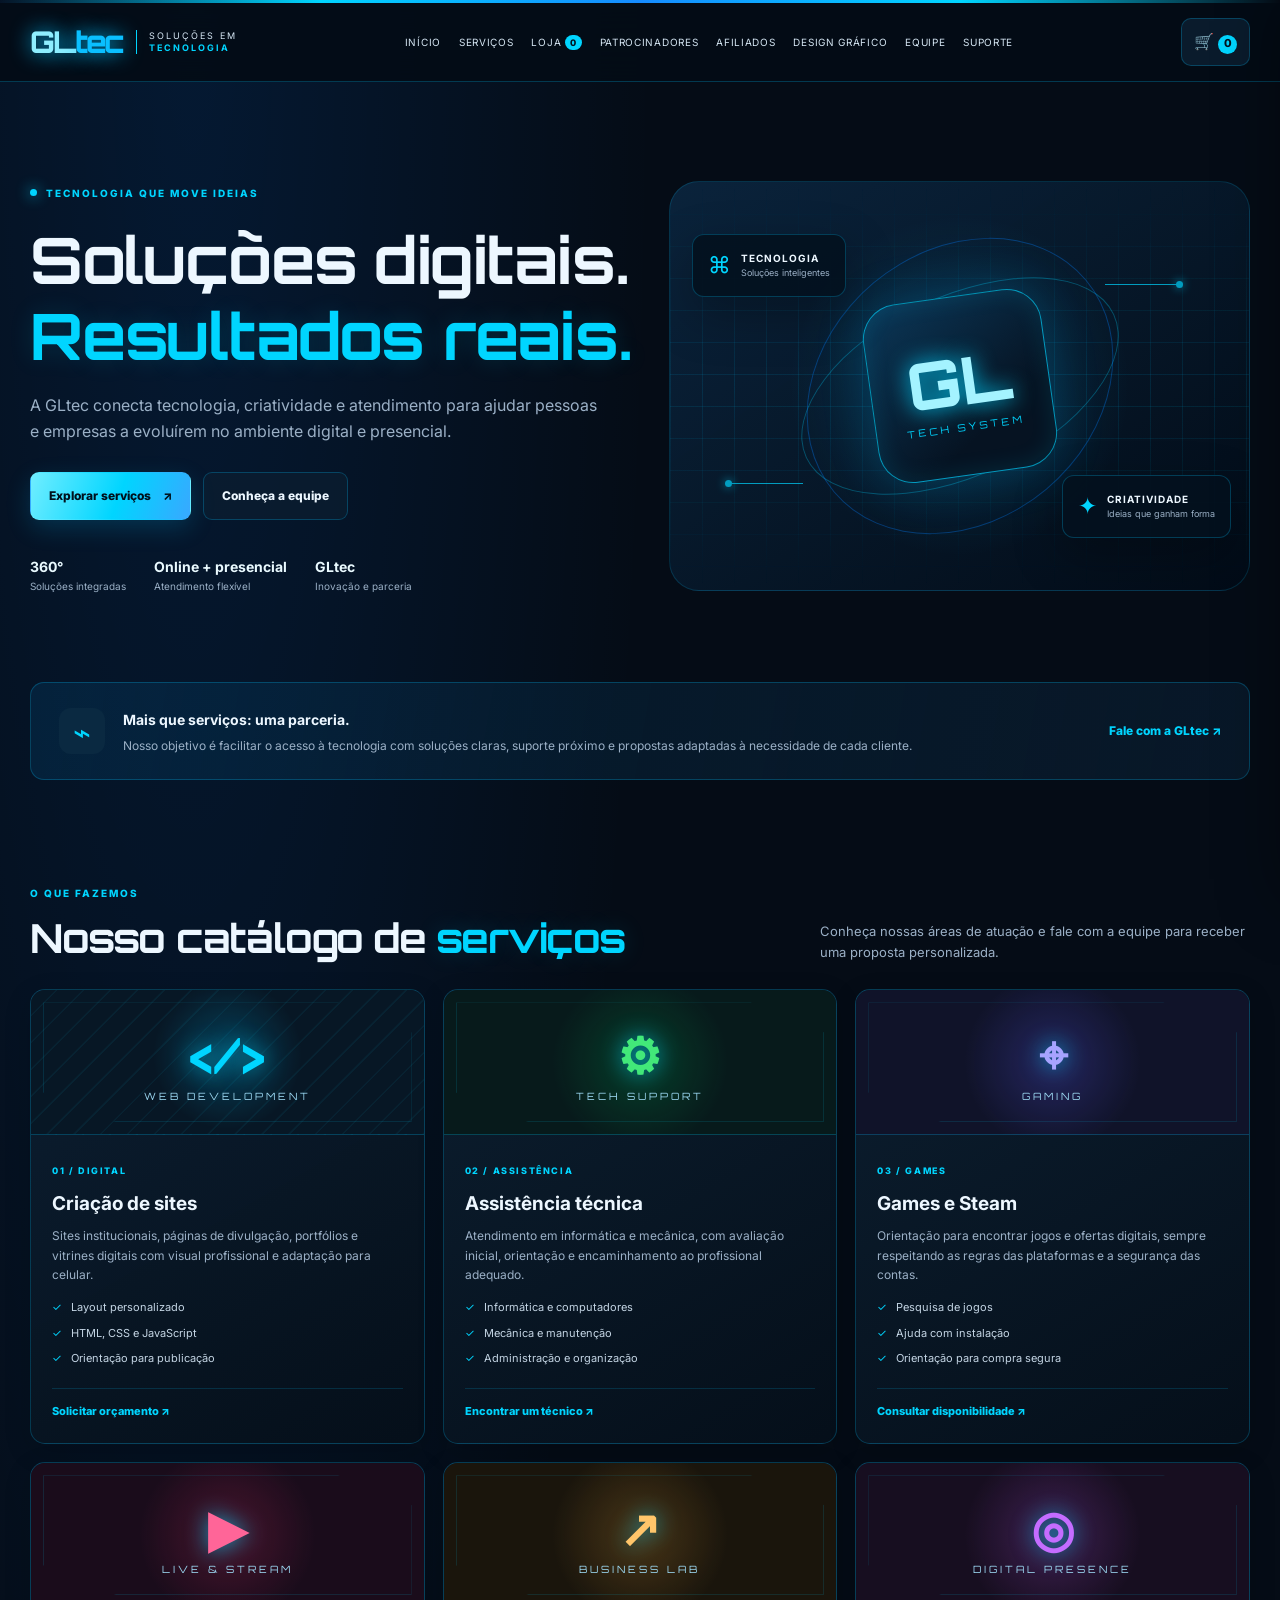
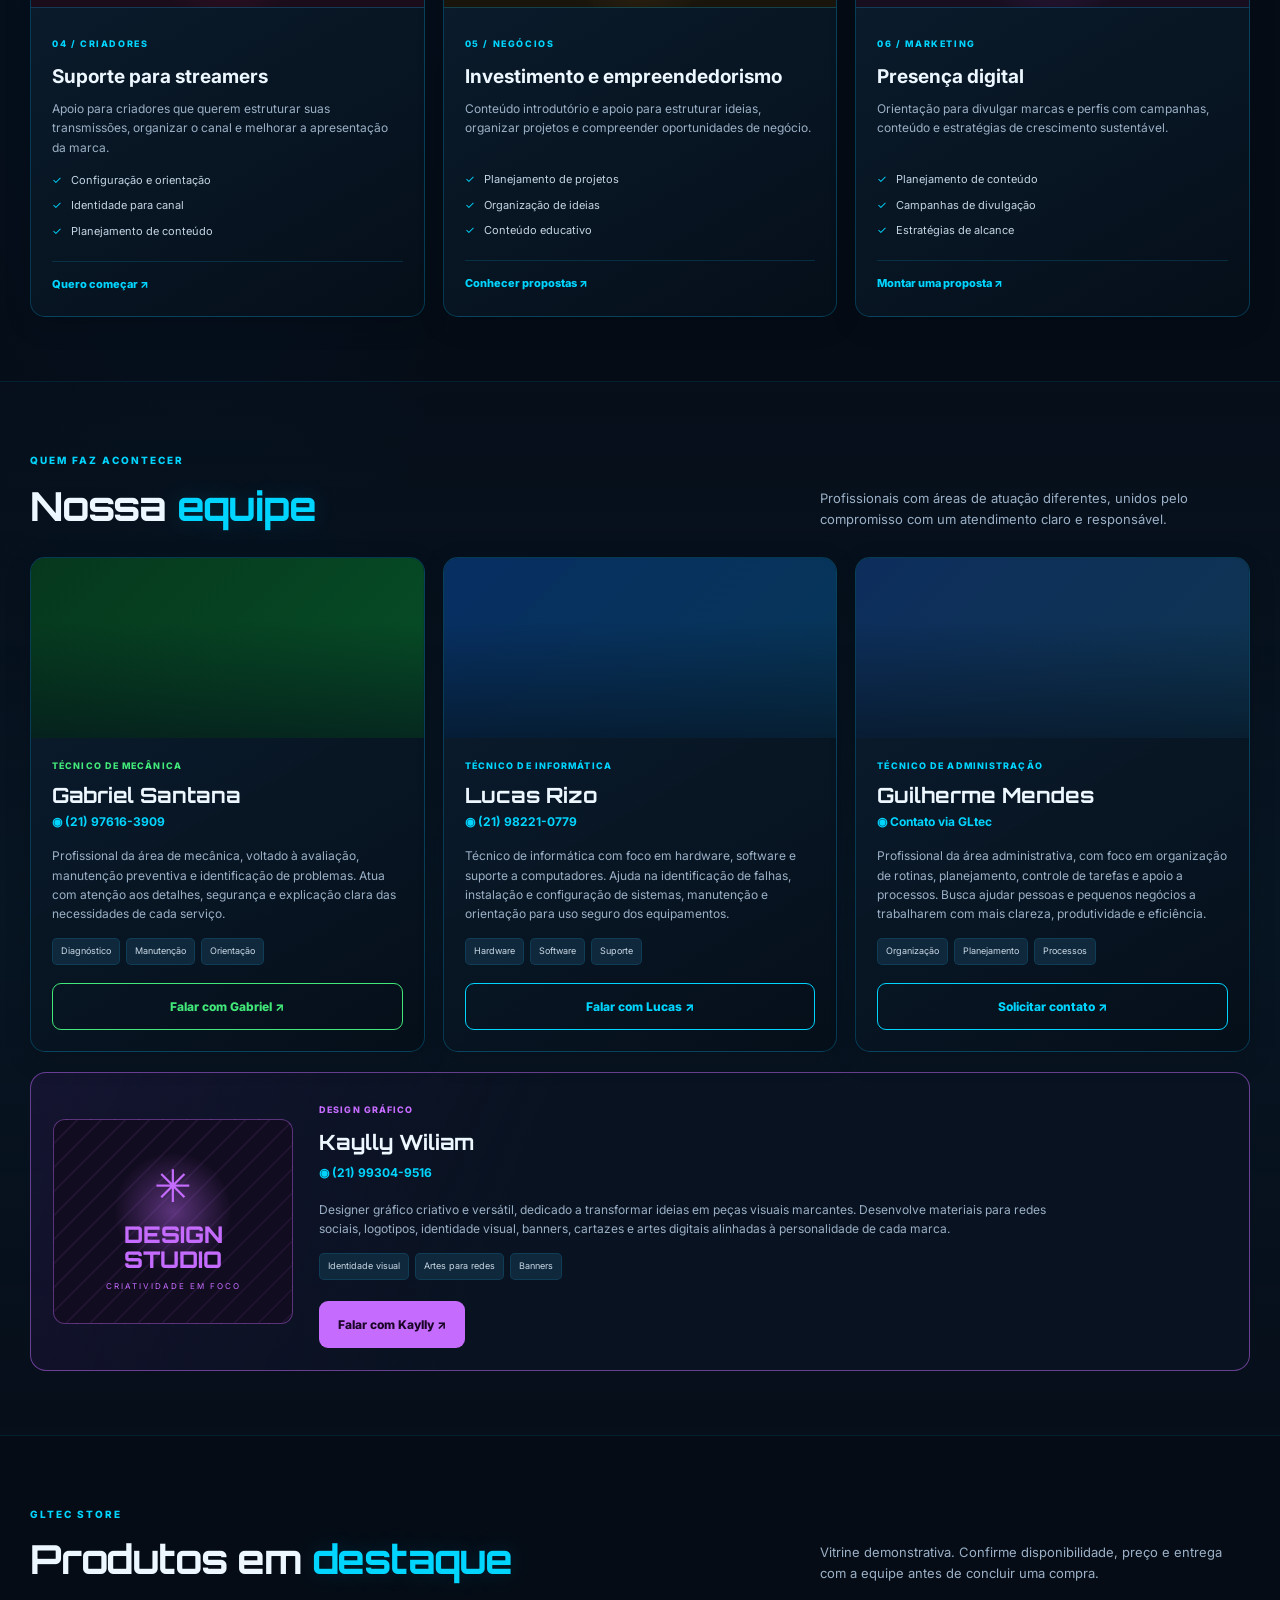
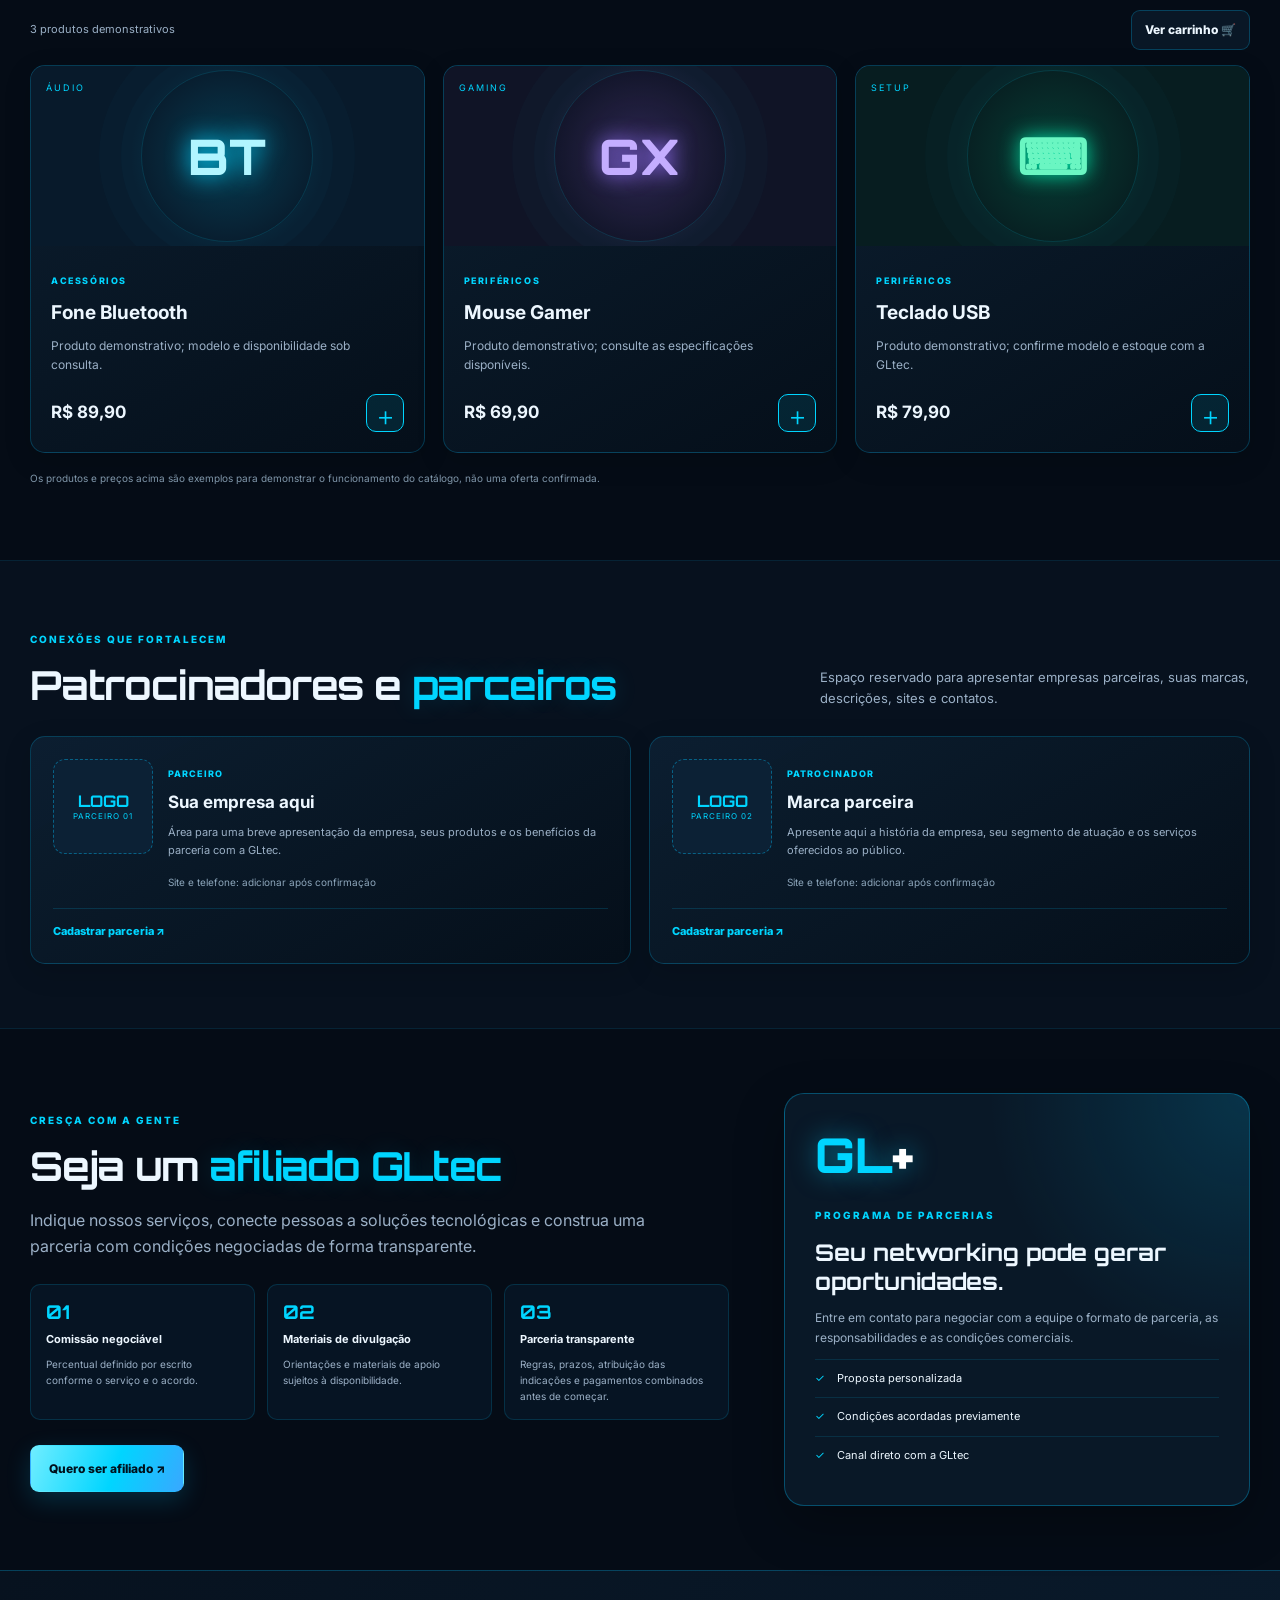
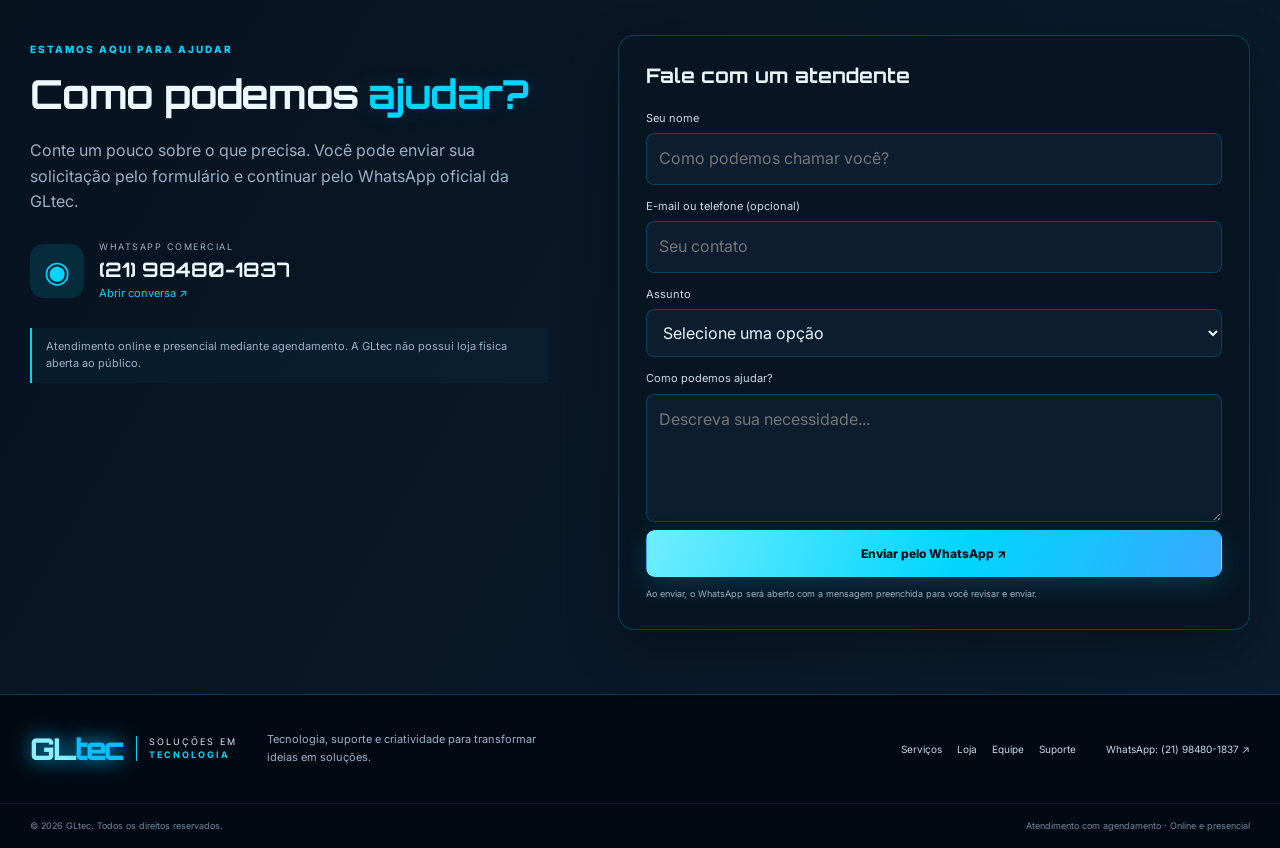
<file: index.html>
<!DOCTYPE html>
<html lang="pt-BR">
<head>
  <meta charset="UTF-8">
  <meta name="viewport" content="width=device-width, initial-scale=1.0">
  <meta name="theme-color" content="#06111f">
  <meta name="description" content="GLtec — soluções em tecnologia, criação de sites, suporte técnico, design gráfico e loja digital.">
  <title>GLtec | Soluções em Tecnologia</title>
  <link rel="preconnect" href="https://fonts.googleapis.com">
  <link rel="preconnect" href="https://fonts.gstatic.com" crossorigin>
  <link href="https://fonts.googleapis.com/css2?family=Inter:wght@400;500;600;700;800&family=Orbitron:wght@500;600;700;800&display=swap" rel="stylesheet">
  <link rel="stylesheet" href="style.css">
  <script src="script.js" defer></script>
</head>
<body>
  <div class="topline"></div>
  <header class="site-header">
    <a class="brand" href="#inicio" aria-label="GLtec - página inicial">
      <span class="brand-mark">GL</span><span class="brand-name">tec</span>
      <span class="brand-sub">SOLUÇÕES EM<br><b>TECNOLOGIA</b></span>
    </a>
    <button class="menu-toggle" id="menuToggle" aria-label="Abrir menu" aria-expanded="false">☰</button>
    <nav class="main-nav" id="mainNav">
      <a href="#inicio">Início</a><a href="#servicos">Serviços</a><a href="#loja">Loja <span class="cart-count nav-count">0</span></a>
      <a href="#patrocinadores">Patrocinadores</a><a href="#afiliados">Afiliados</a><a href="#design">Design gráfico</a><a href="#equipe">Equipe</a><a href="#suporte">Suporte</a>
    </nav>
    <button class="cart-button" id="openCart" aria-label="Abrir carrinho">🛒 <span class="cart-count" id="headerCartCount">0</span></button>
  </header>

  <main>
    <section class="hero section-wrap" id="inicio">
      <div class="hero-copy">
        <span class="eyebrow"><span class="pulse"></span> TECNOLOGIA QUE MOVE IDEIAS</span>
        <h1>Soluções digitais.<br><span>Resultados reais.</span></h1>
        <p>A GLtec conecta tecnologia, criatividade e atendimento para ajudar pessoas e empresas a evoluírem no ambiente digital e presencial.</p>
        <div class="hero-actions"><a class="btn btn-primary" href="#servicos">Explorar serviços <span>↗</span></a><a class="btn btn-ghost" href="#equipe">Conheça a equipe</a></div>
        <div class="hero-metrics"><div><strong>360°</strong><small>Soluções integradas</small></div><div><strong>Online + presencial</strong><small>Atendimento flexível</small></div><div><strong>GLtec</strong><small>Inovação e parceria</small></div></div>
      </div>
      <div class="hero-visual" aria-label="Ilustração tecnológica">
        <div class="orbit orbit-one"></div><div class="orbit orbit-two"></div>
        <div class="chip"><span>GL</span><small>TECH SYSTEM</small></div>
        <div class="floating-card card-a"><span class="mini-icon">⌘</span><div><b>TECNOLOGIA</b><small>Soluções inteligentes</small></div></div>
        <div class="floating-card card-b"><span class="mini-icon">✦</span><div><b>CRIATIVIDADE</b><small>Ideias que ganham forma</small></div></div>
        <div class="circuit circuit-a"></div><div class="circuit circuit-b"></div>
      </div>
    </section>

    <section class="intro-strip section-wrap">
      <div class="strip-icon">⌁</div><div><b>Mais que serviços: uma parceria.</b><p>Nosso objetivo é facilitar o acesso à tecnologia com soluções claras, suporte próximo e propostas adaptadas à necessidade de cada cliente.</p></div>
      <a href="#suporte" class="text-link">Fale com a GLtec ↗</a>
    </section>

    <section class="section-wrap section-block" id="servicos">
      <div class="section-heading"><div><span class="eyebrow">O QUE FAZEMOS</span><h2>Nosso catálogo de <span>serviços</span></h2></div><p>Conheça nossas áreas de atuação e fale com a equipe para receber uma proposta personalizada.</p></div>
      <div class="service-grid">
        <article class="service-card"><div class="service-art art-web"><span>&lt;/&gt;</span><i>WEB DEVELOPMENT</i></div><div class="card-content"><span class="card-index">01 / DIGITAL</span><h3>Criação de sites</h3><p>Sites institucionais, páginas de divulgação, portfólios e vitrines digitais com visual profissional e adaptação para celular.</p><ul><li>Layout personalizado</li><li>HTML, CSS e JavaScript</li><li>Orientação para publicação</li></ul><a class="card-link contact-service" data-service="Criação de sites" href="#suporte">Solicitar orçamento ↗</a></div></article>
        <article class="service-card"><div class="service-art art-tech"><span>⚙</span><i>TECH SUPPORT</i></div><div class="card-content"><span class="card-index">02 / ASSISTÊNCIA</span><h3>Assistência técnica</h3><p>Atendimento em informática e mecânica, com avaliação inicial, orientação e encaminhamento ao profissional adequado.</p><ul><li>Informática e computadores</li><li>Mecânica e manutenção</li><li>Administração e organização</li></ul><a class="card-link contact-service" data-service="Assistência técnica" href="#suporte">Encontrar um técnico ↗</a></div></article>
        <article class="service-card"><div class="service-art art-games"><span>⌖</span><i>GAMING</i></div><div class="card-content"><span class="card-index">03 / GAMES</span><h3>Games e Steam</h3><p>Orientação para encontrar jogos e ofertas digitais, sempre respeitando as regras das plataformas e a segurança das contas.</p><ul><li>Pesquisa de jogos</li><li>Ajuda com instalação</li><li>Orientação para compra segura</li></ul><a class="card-link contact-service" data-service="Games e Steam" href="#suporte">Consultar disponibilidade ↗</a></div></article>
        <article class="service-card"><div class="service-art art-stream"><span>▶</span><i>LIVE & STREAM</i></div><div class="card-content"><span class="card-index">04 / CRIADORES</span><h3>Suporte para streamers</h3><p>Apoio para criadores que querem estruturar suas transmissões, organizar o canal e melhorar a apresentação da marca.</p><ul><li>Configuração e orientação</li><li>Identidade para canal</li><li>Planejamento de conteúdo</li></ul><a class="card-link contact-service" data-service="Suporte para streamers" href="#suporte">Quero começar ↗</a></div></article>
        <article class="service-card"><div class="service-art art-business"><span>↗</span><i>BUSINESS LAB</i></div><div class="card-content"><span class="card-index">05 / NEGÓCIOS</span><h3>Investimento e empreendedorismo</h3><p>Conteúdo introdutório e apoio para estruturar ideias, organizar projetos e compreender oportunidades de negócio.</p><ul><li>Planejamento de projetos</li><li>Organização de ideias</li><li>Conteúdo educativo</li></ul><a class="card-link contact-service" data-service="Investimento e empreendedorismo" href="#suporte">Conhecer propostas ↗</a></div></article>
        <article class="service-card"><div class="service-art art-social"><span>◎</span><i>DIGITAL PRESENCE</i></div><div class="card-content"><span class="card-index">06 / MARKETING</span><h3>Presença digital</h3><p>Orientação para divulgar marcas e perfis com campanhas, conteúdo e estratégias de crescimento sustentável.</p><ul><li>Planejamento de conteúdo</li><li>Campanhas de divulgação</li><li>Estratégias de alcance</li></ul><a class="card-link contact-service" data-service="Presença digital e marketing" href="#suporte">Montar uma proposta ↗</a></div></article>
      </div>
    </section>

    <section class="team-section section-block" id="equipe">
      <div class="section-wrap">
        <div class="section-heading"><div><span class="eyebrow">QUEM FAZ ACONTECER</span><h2>Nossa <span>equipe</span></h2></div><p>Profissionais com áreas de atuação diferentes, unidos pelo compromisso com um atendimento claro e responsável.</p></div>
        <div class="team-grid">
          <article class="person-card mechanic"><div class="person-photo photo-mechanic" role="img" aria-label="Imagem ilustrativa verde de mecânico trabalhando"></div><div class="person-info"><span class="role-tag green-tag">TÉCNICO DE MECÂNICA</span><h3>Gabriel Santana</h3><a class="person-phone" href="https://wa.me/5521976163909" target="_blank" rel="noopener">◉  (21) 97616-3909</a><p>Profissional da área de mecânica, voltado à avaliação, manutenção preventiva e identificação de problemas. Atua com atenção aos detalhes, segurança e explicação clara das necessidades de cada serviço.</p><div class="skill-list"><span>Diagnóstico</span><span>Manutenção</span><span>Orientação</span></div><a class="btn btn-outline green-outline" href="https://wa.me/5521976163909?text=Ol%C3%A1%2C%20Gabriel!%20Gostaria%20de%20informa%C3%A7%C3%B5es%20sobre%20servi%C3%A7os%20de%20mec%C3%A2nica." target="_blank" rel="noopener">Falar com Gabriel ↗</a></div></article>
          <article class="person-card"><div class="person-photo photo-computer" role="img" aria-label="Imagem ilustrativa de técnico trabalhando em computador"></div><div class="person-info"><span class="role-tag">TÉCNICO DE INFORMÁTICA</span><h3>Lucas Rizo</h3><a class="person-phone" href="https://wa.me/5521982210779" target="_blank" rel="noopener">◉  (21) 98221-0779</a><p>Técnico de informática com foco em hardware, software e suporte a computadores. Ajuda na identificação de falhas, instalação e configuração de sistemas, manutenção e orientação para uso seguro dos equipamentos.</p><div class="skill-list"><span>Hardware</span><span>Software</span><span>Suporte</span></div><a class="btn btn-outline" href="https://wa.me/5521982210779?text=Ol%C3%A1%2C%20Lucas!%20Gostaria%20de%20suporte%20em%20inform%C3%A1tica." target="_blank" rel="noopener">Falar com Lucas ↗</a></div></article>
          <article class="person-card"><div class="person-photo photo-admin" role="img" aria-label="Imagem ilustrativa de profissional em ambiente administrativo"></div><div class="person-info"><span class="role-tag">TÉCNICO DE ADMINISTRAÇÃO</span><h3>Guilherme Mendes</h3><a class="person-phone" href="https://wa.me/5521984801837" target="_blank" rel="noopener">◉ Contato via GLtec</a><p>Profissional da área administrativa, com foco em organização de rotinas, planejamento, controle de tarefas e apoio a processos. Busca ajudar pessoas e pequenos negócios a trabalharem com mais clareza, produtividade e eficiência.</p><div class="skill-list"><span>Organização</span><span>Planejamento</span><span>Processos</span></div><a class="btn btn-outline" href="https://wa.me/5521984801837?text=Ol%C3%A1%2C%20GLtec!%20Gostaria%20de%20falar%20com%20Guilherme%20Mendes%20sobre%20administra%C3%A7%C3%A3o." target="_blank" rel="noopener">Solicitar contato ↗</a></div></article>
        </div>
        <div class="design-profile" id="design"><div class="design-visual"><span>✳</span><b>DESIGN<br>STUDIO</b><small>CRIATIVIDADE EM FOCO</small></div><div class="design-copy"><span class="role-tag purple-tag">DESIGN GRÁFICO</span><h3>Kaylly Wiliam</h3><a class="person-phone" href="https://wa.me/5521993049516" target="_blank" rel="noopener">◉  (21) 99304-9516</a><p>Designer gráfico criativo e versátil, dedicado a transformar ideias em peças visuais marcantes. Desenvolve materiais para redes sociais, logotipos, identidade visual, banners, cartazes e artes digitais alinhadas à personalidade de cada marca.</p><div class="skill-list"><span>Identidade visual</span><span>Artes para redes</span><span>Banners</span></div><a class="btn btn-purple" href="https://wa.me/5521993049516?text=Ol%C3%A1%2C%20Kaylly!%20Gostaria%20de%20um%20or%C3%A7amento%20de%20design%20gr%C3%A1fico." target="_blank" rel="noopener">Falar com Kaylly ↗</a></div></div>
      </div>
    </section>

    <section class="section-wrap section-block" id="loja">
      <div class="section-heading"><div><span class="eyebrow">GLTEC STORE</span><h2>Produtos em <span>destaque</span></h2></div><p>Vitrine demonstrativa. Confirme disponibilidade, preço e entrega com a equipe antes de concluir uma compra.</p></div>
      <div class="shop-toolbar"><span id="productCount">3 produtos demonstrativos</span><button class="btn btn-ghost btn-small" id="viewCart">Ver carrinho 🛒</button></div>
      <div class="product-grid" id="productGrid">
        <article class="product-card" data-id="fone-bt" data-name="Fone Bluetooth" data-price="89.90"><div class="product-image product-headphone"><span>ÁUDIO</span><b>BT</b></div><div class="product-info"><span class="product-category">ACESSÓRIOS</span><h3>Fone Bluetooth</h3><p>Produto demonstrativo; modelo e disponibilidade sob consulta.</p><div class="product-bottom"><strong>R$ 89,90</strong><button class="add-cart" aria-label="Adicionar Fone Bluetooth ao carrinho">＋</button></div></div></article>
        <article class="product-card" data-id="mouse-gamer" data-name="Mouse Gamer" data-price="69.90"><div class="product-image product-mouse"><span>GAMING</span><b>GX</b></div><div class="product-info"><span class="product-category">PERIFÉRICOS</span><h3>Mouse Gamer</h3><p>Produto demonstrativo; consulte as especificações disponíveis.</p><div class="product-bottom"><strong>R$ 69,90</strong><button class="add-cart" aria-label="Adicionar Mouse Gamer ao carrinho">＋</button></div></div></article>
        <article class="product-card" data-id="teclado" data-name="Teclado USB" data-price="79.90"><div class="product-image product-keyboard"><span>SETUP</span><b>⌨</b></div><div class="product-info"><span class="product-category">PERIFÉRICOS</span><h3>Teclado USB</h3><p>Produto demonstrativo; confirme modelo e estoque com a GLtec.</p><div class="product-bottom"><strong>R$ 79,90</strong><button class="add-cart" aria-label="Adicionar Teclado USB ao carrinho">＋</button></div></div></article>
      </div>
      <p class="notice">Os produtos e preços acima são exemplos para demonstrar o funcionamento do catálogo, não uma oferta confirmada.</p>
    </section>

    <section class="partner-section section-block" id="patrocinadores"><div class="section-wrap">
      <div class="section-heading"><div><span class="eyebrow">CONEXÕES QUE FORTALECEM</span><h2>Patrocinadores e <span>parceiros</span></h2></div><p>Espaço reservado para apresentar empresas parceiras, suas marcas, descrições, sites e contatos.</p></div>
      <div class="partner-grid"><article class="partner-card"><div class="partner-logo">LOGO<br><small>PARCEIRO 01</small></div><div><span class="role-tag">PARCEIRO</span><h3>Sua empresa aqui</h3><p>Área para uma breve apresentação da empresa, seus produtos e os benefícios da parceria com a GLtec.</p><span class="partner-detail">Site e telefone: adicionar após confirmação</span></div><a class="card-link" href="#suporte">Cadastrar parceria ↗</a></article><article class="partner-card"><div class="partner-logo">LOGO<br><small>PARCEIRO 02</small></div><div><span class="role-tag">PATROCINADOR</span><h3>Marca parceira</h3><p>Apresente aqui a história da empresa, seu segmento de atuação e os serviços oferecidos ao público.</p><span class="partner-detail">Site e telefone: adicionar após confirmação</span></div><a class="card-link" href="#suporte">Cadastrar parceria ↗</a></article></div>
    </div></section>

    <section class="section-wrap section-block affiliate-section" id="afiliados">
      <div class="affiliate-copy"><span class="eyebrow">CRESÇA COM A GENTE</span><h2>Seja um <span>afiliado GLtec</span></h2><p>Indique nossos serviços, conecte pessoas a soluções tecnológicas e construa uma parceria com condições negociadas de forma transparente.</p><div class="benefit-grid"><div><b>01</b><strong>Comissão negociável</strong><small>Percentual definido por escrito conforme o serviço e o acordo.</small></div><div><b>02</b><strong>Materiais de divulgação</strong><small>Orientações e materiais de apoio sujeitos à disponibilidade.</small></div><div><b>03</b><strong>Parceria transparente</strong><small>Regras, prazos, atribuição das indicações e pagamentos combinados antes de começar.</small></div></div><a class="btn btn-primary" href="https://wa.me/5521984801837?text=Ol%C3%A1%2C%20GLtec!%20Tenho%20interesse%20em%20ser%20afiliado%20e%20gostaria%20de%20conhecer%20as%20condi%C3%A7%C3%B5es." target="_blank" rel="noopener">Quero ser afiliado ↗</a></div>
      <div class="affiliate-panel"><div class="panel-symbol">GL<span>+</span></div><span class="eyebrow">PROGRAMA DE PARCERIAS</span><h3>Seu networking pode gerar oportunidades.</h3><p>Entre em contato para negociar com a equipe o formato de parceria, as responsabilidades e as condições comerciais.</p><div class="panel-line"><span>✓</span> Proposta personalizada</div><div class="panel-line"><span>✓</span> Condições acordadas previamente</div><div class="panel-line"><span>✓</span> Canal direto com a GLtec</div></div>
    </section>

    <section class="support-section section-block" id="suporte"><div class="section-wrap support-layout">
      <div><span class="eyebrow">ESTAMOS AQUI PARA AJUDAR</span><h2>Como podemos <span>ajudar?</span></h2><p>Conte um pouco sobre o que precisa. Você pode enviar sua solicitação pelo formulário e continuar pelo WhatsApp oficial da GLtec.</p><div class="support-contact"><div class="support-icon">◉</div><div><small>WHATSAPP COMERCIAL</small><strong>(21) 98480-1837</strong><a href="https://wa.me/5521984801837" target="_blank" rel="noopener">Abrir conversa ↗</a></div></div><div class="support-note">Atendimento online e presencial mediante agendamento. A GLtec não possui loja física aberta ao público.</div></div>
      <form class="support-form" id="supportForm"><h3>Fale com um atendente</h3><label for="clientName">Seu nome</label><input id="clientName" name="clientName" required placeholder="Como podemos chamar você?"><label for="clientContact">E-mail ou telefone (opcional)</label><input id="clientContact" name="clientContact" placeholder="Seu contato"><label for="supportTopic">Assunto</label><select id="supportTopic" name="supportTopic" required><option value="">Selecione uma opção</option><option>Criação de sites</option><option>Assistência técnica</option><option>Games e Steam</option><option>Suporte para streamers</option><option>Investimento e empreendedorismo</option><option>Presença digital e marketing</option><option>Design gráfico</option><option>Loja e produtos</option><option>Patrocínio ou afiliação</option><option>Outro assunto</option></select><label for="supportMessage">Como podemos ajudar?</label><textarea id="supportMessage" name="supportMessage" rows="4" required placeholder="Descreva sua necessidade..."></textarea><button class="btn btn-primary btn-full" type="submit">Enviar pelo WhatsApp ↗</button><small>Ao enviar, o WhatsApp será aberto com a mensagem preenchida para você revisar e enviar.</small></form>
    </div></section>
  </main>

  <footer class="site-footer"><div class="footer-main section-wrap"><a class="brand footer-brand" href="#inicio"><span class="brand-mark">GL</span><span class="brand-name">tec</span><span class="brand-sub">SOLUÇÕES EM<br><b>TECNOLOGIA</b></span></a><p>Tecnologia, suporte e criatividade para transformar ideias em soluções.</p><div class="footer-links"><a href="#servicos">Serviços</a><a href="#loja">Loja</a><a href="#equipe">Equipe</a><a href="#suporte">Suporte</a></div><a class="footer-whatsapp" href="https://wa.me/5521984801837" target="_blank" rel="noopener">WhatsApp: (21) 98480-1837 ↗</a></div><div class="footer-bottom"><span>© <span id="currentYear"></span> GLtec. Todos os direitos reservados.</span><span>Atendimento com agendamento · Online e presencial</span></div></footer>

  <div class="cart-overlay" id="cartOverlay" hidden></div>
  <aside class="cart-drawer" id="cartDrawer" aria-label="Carrinho de compras" aria-hidden="true">
    <div class="cart-head"><div><span class="eyebrow">GLTEC STORE</span><h2>Seu carrinho</h2></div><button class="icon-button" id="closeCart" aria-label="Fechar carrinho">✕</button></div>
    <div class="cart-items" id="cartItems"><p class="empty-cart">Seu carrinho ainda está vazio.</p></div>
    <div class="cart-footer"><div class="cart-total"><span>Total estimado</span><strong id="cartTotal">R$ 0,00</strong></div><p>Valores demonstrativos; a equipe confirmará preço, estoque e entrega.</p><button class="btn btn-primary btn-full" id="checkoutCart">Consultar pedido pelo WhatsApp ↗</button><button class="clear-cart" id="clearCart">Limpar carrinho</button></div>
  </aside>
  <div class="toast" id="toast" role="status" aria-live="polite"></div>
</body>
</html>
</file>
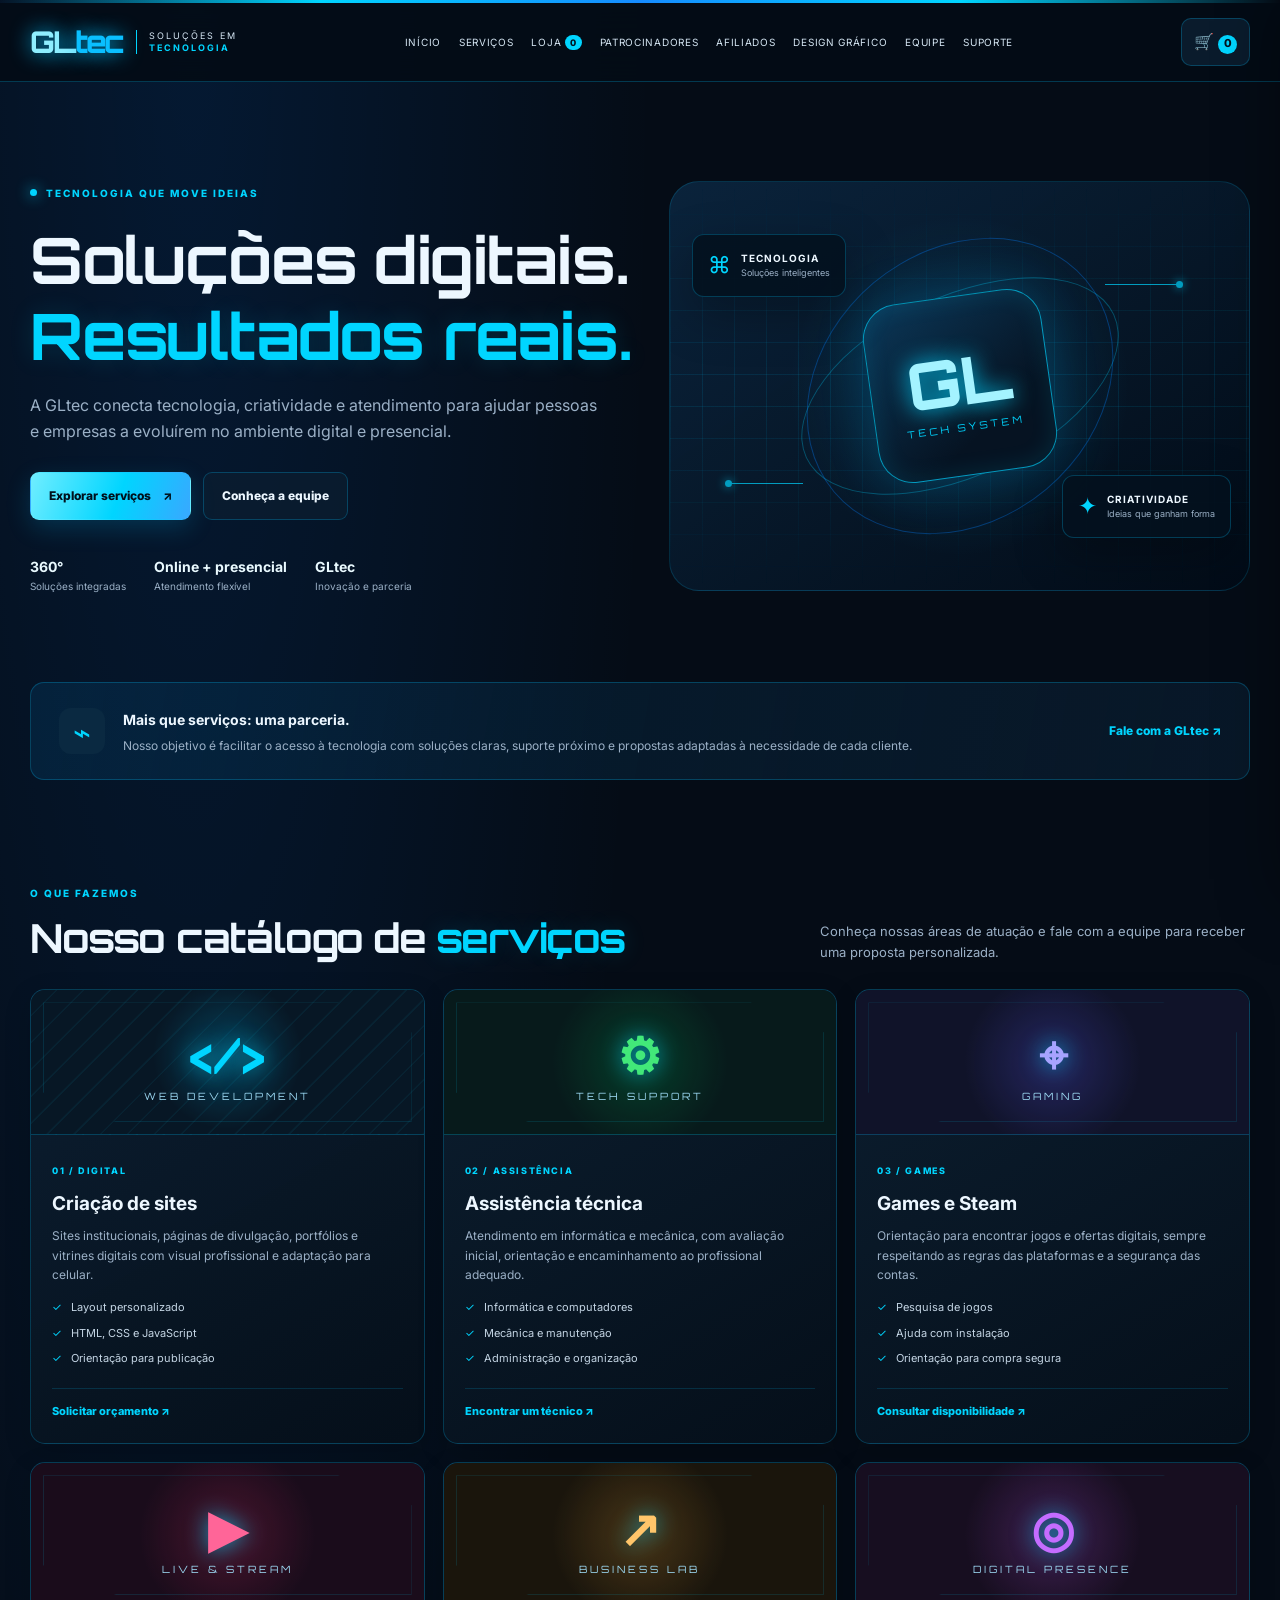
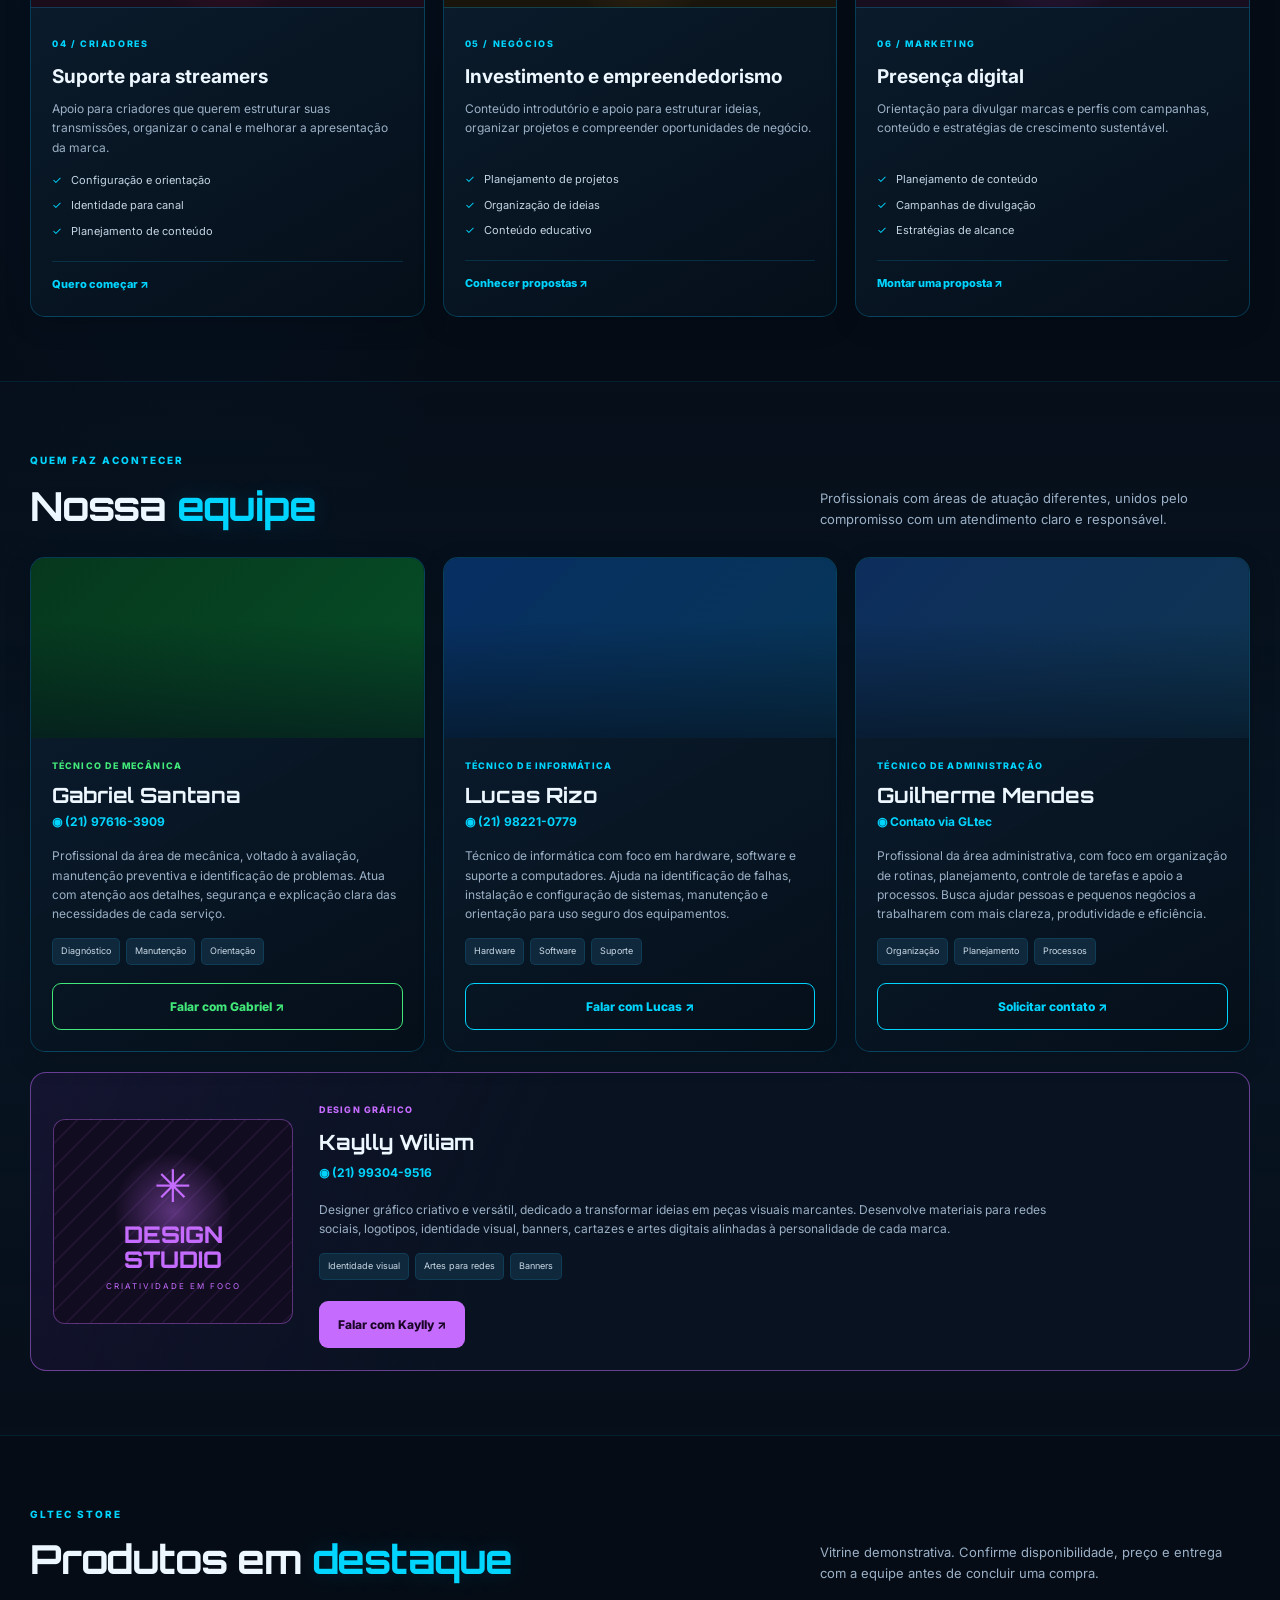
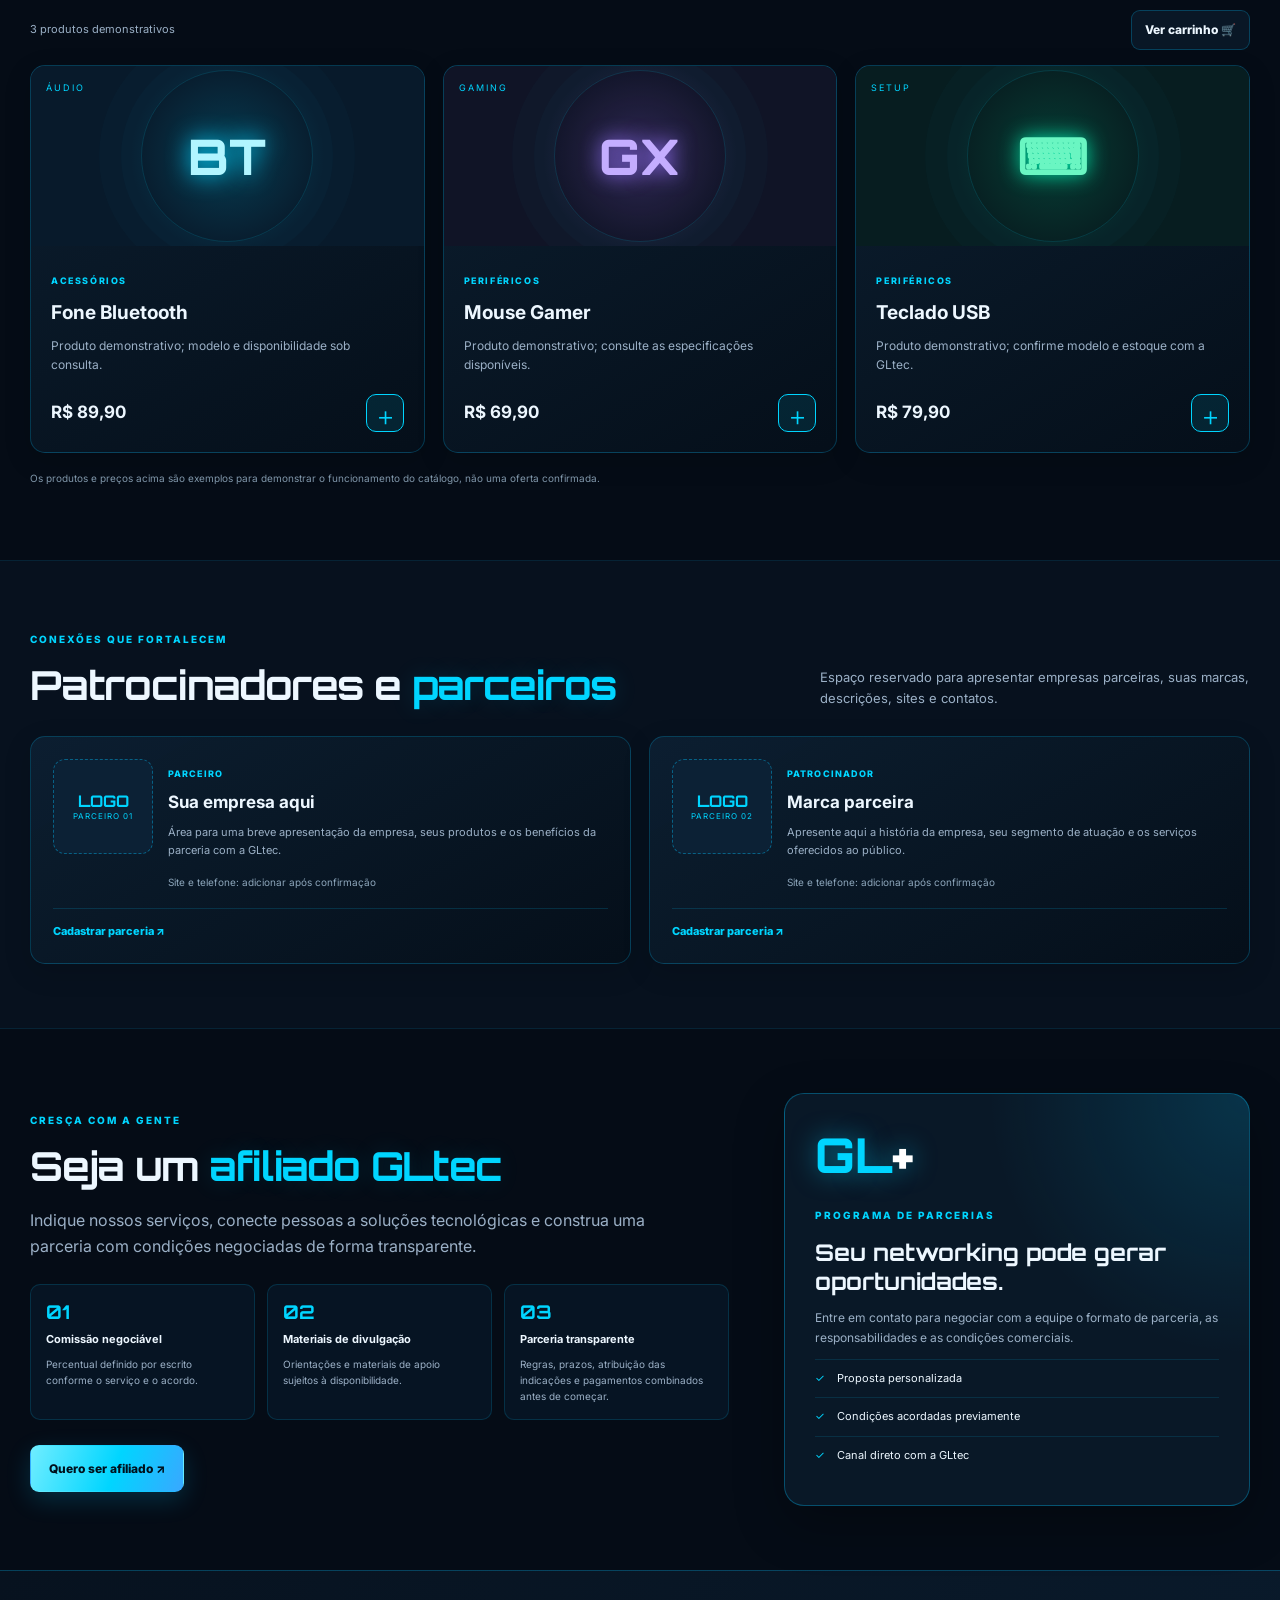
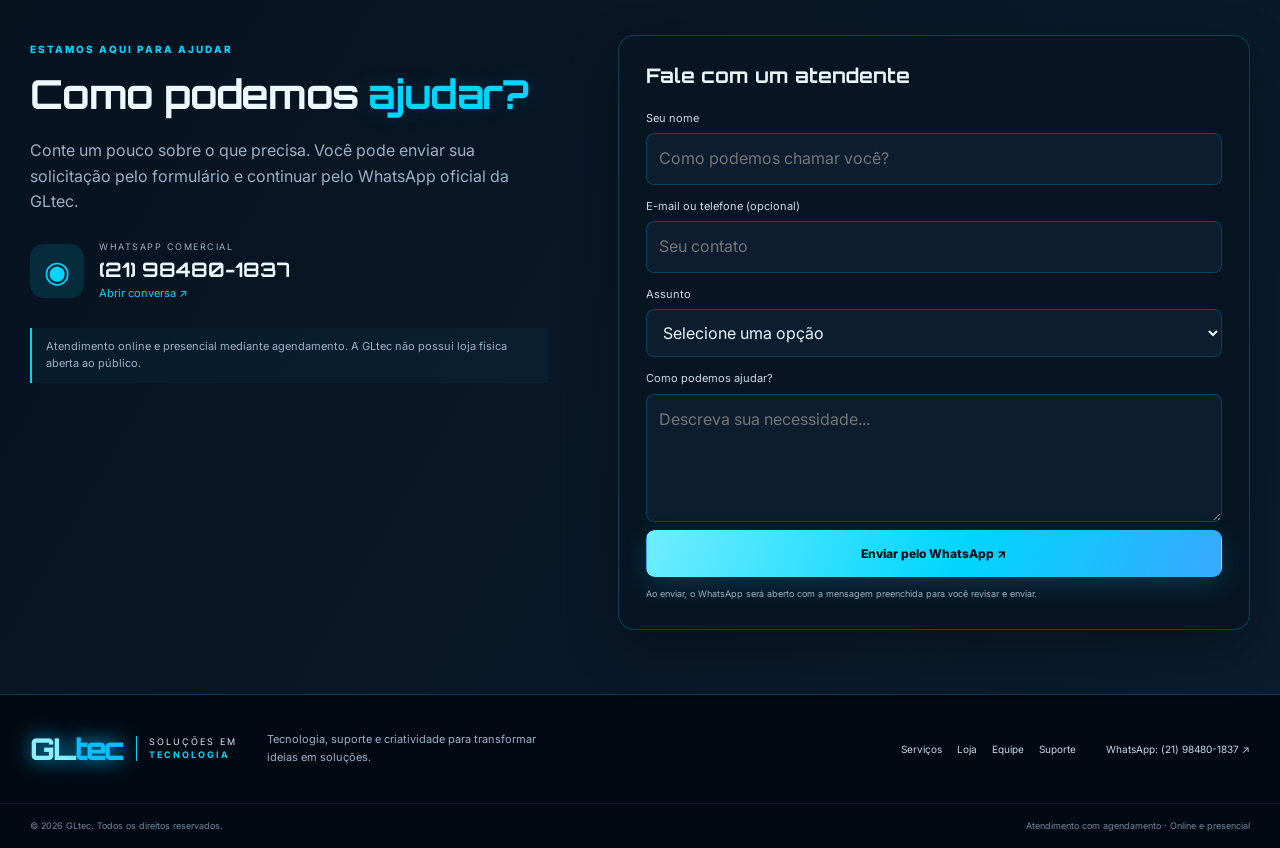
<file: index (4).html>
<!DOCTYPE html>
<html lang="pt-BR">
<head>
  <meta charset="UTF-8">
  <meta name="viewport" content="width=device-width, initial-scale=1.0">
  <meta name="theme-color" content="#06111f">
  <meta name="description" content="GLtec — soluções em tecnologia, criação de sites, suporte técnico, design gráfico e loja digital.">
  <title>GLtec | Soluções em Tecnologia</title>
  <link rel="preconnect" href="https://fonts.googleapis.com">
  <link rel="preconnect" href="https://fonts.gstatic.com" crossorigin>
  <link href="https://fonts.googleapis.com/css2?family=Inter:wght@400;500;600;700;800&family=Orbitron:wght@500;600;700;800&display=swap" rel="stylesheet">
  <link rel="stylesheet" href="style.css">
  <script src="script.js" defer></script>
</head>
<body>
  <div class="topline"></div>
  <header class="site-header">
    <a class="brand" href="#inicio" aria-label="GLtec - página inicial">
      <span class="brand-mark">GL</span><span class="brand-name">tec</span>
      <span class="brand-sub">SOLUÇÕES EM<br><b>TECNOLOGIA</b></span>
    </a>
    <button class="menu-toggle" id="menuToggle" aria-label="Abrir menu" aria-expanded="false">☰</button>
    <nav class="main-nav" id="mainNav">
      <a href="#inicio">Início</a><a href="#servicos">Serviços</a><a href="#loja">Loja <span class="cart-count nav-count">0</span></a>
      <a href="#patrocinadores">Patrocinadores</a><a href="#afiliados">Afiliados</a><a href="#design">Design gráfico</a><a href="#equipe">Equipe</a><a href="#suporte">Suporte</a>
    </nav>
    <button class="cart-button" id="openCart" aria-label="Abrir carrinho">🛒 <span class="cart-count" id="headerCartCount">0</span></button>
  </header>

  <main>
    <section class="hero section-wrap" id="inicio">
      <div class="hero-copy">
        <span class="eyebrow"><span class="pulse"></span> TECNOLOGIA QUE MOVE IDEIAS</span>
        <h1>Soluções digitais.<br><span>Resultados reais.</span></h1>
        <p>A GLtec conecta tecnologia, criatividade e atendimento para ajudar pessoas e empresas a evoluírem no ambiente digital e presencial.</p>
        <div class="hero-actions"><a class="btn btn-primary" href="#servicos">Explorar serviços <span>↗</span></a><a class="btn btn-ghost" href="#equipe">Conheça a equipe</a></div>
        <div class="hero-metrics"><div><strong>360°</strong><small>Soluções integradas</small></div><div><strong>Online + presencial</strong><small>Atendimento flexível</small></div><div><strong>GLtec</strong><small>Inovação e parceria</small></div></div>
      </div>
      <div class="hero-visual" aria-label="Ilustração tecnológica">
        <div class="orbit orbit-one"></div><div class="orbit orbit-two"></div>
        <div class="chip"><span>GL</span><small>TECH SYSTEM</small></div>
        <div class="floating-card card-a"><span class="mini-icon">⌘</span><div><b>TECNOLOGIA</b><small>Soluções inteligentes</small></div></div>
        <div class="floating-card card-b"><span class="mini-icon">✦</span><div><b>CRIATIVIDADE</b><small>Ideias que ganham forma</small></div></div>
        <div class="circuit circuit-a"></div><div class="circuit circuit-b"></div>
      </div>
    </section>

    <section class="intro-strip section-wrap">
      <div class="strip-icon">⌁</div><div><b>Mais que serviços: uma parceria.</b><p>Nosso objetivo é facilitar o acesso à tecnologia com soluções claras, suporte próximo e propostas adaptadas à necessidade de cada cliente.</p></div>
      <a href="#suporte" class="text-link">Fale com a GLtec ↗</a>
    </section>

    <section class="section-wrap section-block" id="servicos">
      <div class="section-heading"><div><span class="eyebrow">O QUE FAZEMOS</span><h2>Nosso catálogo de <span>serviços</span></h2></div><p>Conheça nossas áreas de atuação e fale com a equipe para receber uma proposta personalizada.</p></div>
      <div class="service-grid">
        <article class="service-card"><div class="service-art art-web"><span>&lt;/&gt;</span><i>WEB DEVELOPMENT</i></div><div class="card-content"><span class="card-index">01 / DIGITAL</span><h3>Criação de sites</h3><p>Sites institucionais, páginas de divulgação, portfólios e vitrines digitais com visual profissional e adaptação para celular.</p><ul><li>Layout personalizado</li><li>HTML, CSS e JavaScript</li><li>Orientação para publicação</li></ul><a class="card-link contact-service" data-service="Criação de sites" href="#suporte">Solicitar orçamento ↗</a></div></article>
        <article class="service-card"><div class="service-art art-tech"><span>⚙</span><i>TECH SUPPORT</i></div><div class="card-content"><span class="card-index">02 / ASSISTÊNCIA</span><h3>Assistência técnica</h3><p>Atendimento em informática e mecânica, com avaliação inicial, orientação e encaminhamento ao profissional adequado.</p><ul><li>Informática e computadores</li><li>Mecânica e manutenção</li><li>Administração e organização</li></ul><a class="card-link contact-service" data-service="Assistência técnica" href="#suporte">Encontrar um técnico ↗</a></div></article>
        <article class="service-card"><div class="service-art art-games"><span>⌖</span><i>GAMING</i></div><div class="card-content"><span class="card-index">03 / GAMES</span><h3>Games e Steam</h3><p>Orientação para encontrar jogos e ofertas digitais, sempre respeitando as regras das plataformas e a segurança das contas.</p><ul><li>Pesquisa de jogos</li><li>Ajuda com instalação</li><li>Orientação para compra segura</li></ul><a class="card-link contact-service" data-service="Games e Steam" href="#suporte">Consultar disponibilidade ↗</a></div></article>
        <article class="service-card"><div class="service-art art-stream"><span>▶</span><i>LIVE & STREAM</i></div><div class="card-content"><span class="card-index">04 / CRIADORES</span><h3>Suporte para streamers</h3><p>Apoio para criadores que querem estruturar suas transmissões, organizar o canal e melhorar a apresentação da marca.</p><ul><li>Configuração e orientação</li><li>Identidade para canal</li><li>Planejamento de conteúdo</li></ul><a class="card-link contact-service" data-service="Suporte para streamers" href="#suporte">Quero começar ↗</a></div></article>
        <article class="service-card"><div class="service-art art-business"><span>↗</span><i>BUSINESS LAB</i></div><div class="card-content"><span class="card-index">05 / NEGÓCIOS</span><h3>Investimento e empreendedorismo</h3><p>Conteúdo introdutório e apoio para estruturar ideias, organizar projetos e compreender oportunidades de negócio.</p><ul><li>Planejamento de projetos</li><li>Organização de ideias</li><li>Conteúdo educativo</li></ul><a class="card-link contact-service" data-service="Investimento e empreendedorismo" href="#suporte">Conhecer propostas ↗</a></div></article>
        <article class="service-card"><div class="service-art art-social"><span>◎</span><i>DIGITAL PRESENCE</i></div><div class="card-content"><span class="card-index">06 / MARKETING</span><h3>Presença digital</h3><p>Orientação para divulgar marcas e perfis com campanhas, conteúdo e estratégias de crescimento sustentável.</p><ul><li>Planejamento de conteúdo</li><li>Campanhas de divulgação</li><li>Estratégias de alcance</li></ul><a class="card-link contact-service" data-service="Presença digital e marketing" href="#suporte">Montar uma proposta ↗</a></div></article>
      </div>
    </section>

    <section class="team-section section-block" id="equipe">
      <div class="section-wrap">
        <div class="section-heading"><div><span class="eyebrow">QUEM FAZ ACONTECER</span><h2>Nossa <span>equipe</span></h2></div><p>Profissionais com áreas de atuação diferentes, unidos pelo compromisso com um atendimento claro e responsável.</p></div>
        <div class="team-grid">
          <article class="person-card mechanic"><div class="person-photo photo-mechanic" role="img" aria-label="Imagem ilustrativa verde de mecânico trabalhando"></div><div class="person-info"><span class="role-tag green-tag">TÉCNICO DE MECÂNICA</span><h3>Gabriel Santana</h3><a class="person-phone" href="https://wa.me/5521976163909" target="_blank" rel="noopener">◉  (21) 97616-3909</a><p>Profissional da área de mecânica, voltado à avaliação, manutenção preventiva e identificação de problemas. Atua com atenção aos detalhes, segurança e explicação clara das necessidades de cada serviço.</p><div class="skill-list"><span>Diagnóstico</span><span>Manutenção</span><span>Orientação</span></div><a class="btn btn-outline green-outline" href="https://wa.me/5521976163909?text=Ol%C3%A1%2C%20Gabriel!%20Gostaria%20de%20informa%C3%A7%C3%B5es%20sobre%20servi%C3%A7os%20de%20mec%C3%A2nica." target="_blank" rel="noopener">Falar com Gabriel ↗</a></div></article>
          <article class="person-card"><div class="person-photo photo-computer" role="img" aria-label="Imagem ilustrativa de técnico trabalhando em computador"></div><div class="person-info"><span class="role-tag">TÉCNICO DE INFORMÁTICA</span><h3>Lucas Rizo</h3><a class="person-phone" href="https://wa.me/5521982210779" target="_blank" rel="noopener">◉  (21) 98221-0779</a><p>Técnico de informática com foco em hardware, software e suporte a computadores. Ajuda na identificação de falhas, instalação e configuração de sistemas, manutenção e orientação para uso seguro dos equipamentos.</p><div class="skill-list"><span>Hardware</span><span>Software</span><span>Suporte</span></div><a class="btn btn-outline" href="https://wa.me/5521982210779?text=Ol%C3%A1%2C%20Lucas!%20Gostaria%20de%20suporte%20em%20inform%C3%A1tica." target="_blank" rel="noopener">Falar com Lucas ↗</a></div></article>
          <article class="person-card"><div class="person-photo photo-admin" role="img" aria-label="Imagem ilustrativa de profissional em ambiente administrativo"></div><div class="person-info"><span class="role-tag">TÉCNICO DE ADMINISTRAÇÃO</span><h3>Guilherme Mendes</h3><a class="person-phone" href="https://wa.me/5521984801837" target="_blank" rel="noopener">◉ Contato via GLtec</a><p>Profissional da área administrativa, com foco em organização de rotinas, planejamento, controle de tarefas e apoio a processos. Busca ajudar pessoas e pequenos negócios a trabalharem com mais clareza, produtividade e eficiência.</p><div class="skill-list"><span>Organização</span><span>Planejamento</span><span>Processos</span></div><a class="btn btn-outline" href="https://wa.me/5521984801837?text=Ol%C3%A1%2C%20GLtec!%20Gostaria%20de%20falar%20com%20Guilherme%20Mendes%20sobre%20administra%C3%A7%C3%A3o." target="_blank" rel="noopener">Solicitar contato ↗</a></div></article>
        </div>
        <div class="design-profile" id="design"><div class="design-visual"><span>✳</span><b>DESIGN<br>STUDIO</b><small>CRIATIVIDADE EM FOCO</small></div><div class="design-copy"><span class="role-tag purple-tag">DESIGN GRÁFICO</span><h3>Kaylly Wiliam</h3><a class="person-phone" href="https://wa.me/5521993049516" target="_blank" rel="noopener">◉  (21) 99304-9516</a><p>Designer gráfico criativo e versátil, dedicado a transformar ideias em peças visuais marcantes. Desenvolve materiais para redes sociais, logotipos, identidade visual, banners, cartazes e artes digitais alinhadas à personalidade de cada marca.</p><div class="skill-list"><span>Identidade visual</span><span>Artes para redes</span><span>Banners</span></div><a class="btn btn-purple" href="https://wa.me/5521993049516?text=Ol%C3%A1%2C%20Kaylly!%20Gostaria%20de%20um%20or%C3%A7amento%20de%20design%20gr%C3%A1fico." target="_blank" rel="noopener">Falar com Kaylly ↗</a></div></div>
      </div>
    </section>

    <section class="section-wrap section-block" id="loja">
      <div class="section-heading"><div><span class="eyebrow">GLTEC STORE</span><h2>Produtos em <span>destaque</span></h2></div><p>Vitrine demonstrativa. Confirme disponibilidade, preço e entrega com a equipe antes de concluir uma compra.</p></div>
      <div class="shop-toolbar"><span id="productCount">3 produtos demonstrativos</span><button class="btn btn-ghost btn-small" id="viewCart">Ver carrinho 🛒</button></div>
      <div class="product-grid" id="productGrid">
        <article class="product-card" data-id="fone-bt" data-name="Fone Bluetooth" data-price="89.90"><div class="product-image product-headphone"><span>ÁUDIO</span><b>BT</b></div><div class="product-info"><span class="product-category">ACESSÓRIOS</span><h3>Fone Bluetooth</h3><p>Produto demonstrativo; modelo e disponibilidade sob consulta.</p><div class="product-bottom"><strong>R$ 89,90</strong><button class="add-cart" aria-label="Adicionar Fone Bluetooth ao carrinho">＋</button></div></div></article>
        <article class="product-card" data-id="mouse-gamer" data-name="Mouse Gamer" data-price="69.90"><div class="product-image product-mouse"><span>GAMING</span><b>GX</b></div><div class="product-info"><span class="product-category">PERIFÉRICOS</span><h3>Mouse Gamer</h3><p>Produto demonstrativo; consulte as especificações disponíveis.</p><div class="product-bottom"><strong>R$ 69,90</strong><button class="add-cart" aria-label="Adicionar Mouse Gamer ao carrinho">＋</button></div></div></article>
        <article class="product-card" data-id="teclado" data-name="Teclado USB" data-price="79.90"><div class="product-image product-keyboard"><span>SETUP</span><b>⌨</b></div><div class="product-info"><span class="product-category">PERIFÉRICOS</span><h3>Teclado USB</h3><p>Produto demonstrativo; confirme modelo e estoque com a GLtec.</p><div class="product-bottom"><strong>R$ 79,90</strong><button class="add-cart" aria-label="Adicionar Teclado USB ao carrinho">＋</button></div></div></article>
      </div>
      <p class="notice">Os produtos e preços acima são exemplos para demonstrar o funcionamento do catálogo, não uma oferta confirmada.</p>
    </section>

    <section class="partner-section section-block" id="patrocinadores"><div class="section-wrap">
      <div class="section-heading"><div><span class="eyebrow">CONEXÕES QUE FORTALECEM</span><h2>Patrocinadores e <span>parceiros</span></h2></div><p>Espaço reservado para apresentar empresas parceiras, suas marcas, descrições, sites e contatos.</p></div>
      <div class="partner-grid"><article class="partner-card"><div class="partner-logo">LOGO<br><small>PARCEIRO 01</small></div><div><span class="role-tag">PARCEIRO</span><h3>Sua empresa aqui</h3><p>Área para uma breve apresentação da empresa, seus produtos e os benefícios da parceria com a GLtec.</p><span class="partner-detail">Site e telefone: adicionar após confirmação</span></div><a class="card-link" href="#suporte">Cadastrar parceria ↗</a></article><article class="partner-card"><div class="partner-logo">LOGO<br><small>PARCEIRO 02</small></div><div><span class="role-tag">PATROCINADOR</span><h3>Marca parceira</h3><p>Apresente aqui a história da empresa, seu segmento de atuação e os serviços oferecidos ao público.</p><span class="partner-detail">Site e telefone: adicionar após confirmação</span></div><a class="card-link" href="#suporte">Cadastrar parceria ↗</a></article></div>
    </div></section>

    <section class="section-wrap section-block affiliate-section" id="afiliados">
      <div class="affiliate-copy"><span class="eyebrow">CRESÇA COM A GENTE</span><h2>Seja um <span>afiliado GLtec</span></h2><p>Indique nossos serviços, conecte pessoas a soluções tecnológicas e construa uma parceria com condições negociadas de forma transparente.</p><div class="benefit-grid"><div><b>01</b><strong>Comissão negociável</strong><small>Percentual definido por escrito conforme o serviço e o acordo.</small></div><div><b>02</b><strong>Materiais de divulgação</strong><small>Orientações e materiais de apoio sujeitos à disponibilidade.</small></div><div><b>03</b><strong>Parceria transparente</strong><small>Regras, prazos, atribuição das indicações e pagamentos combinados antes de começar.</small></div></div><a class="btn btn-primary" href="https://wa.me/5521984801837?text=Ol%C3%A1%2C%20GLtec!%20Tenho%20interesse%20em%20ser%20afiliado%20e%20gostaria%20de%20conhecer%20as%20condi%C3%A7%C3%B5es." target="_blank" rel="noopener">Quero ser afiliado ↗</a></div>
      <div class="affiliate-panel"><div class="panel-symbol">GL<span>+</span></div><span class="eyebrow">PROGRAMA DE PARCERIAS</span><h3>Seu networking pode gerar oportunidades.</h3><p>Entre em contato para negociar com a equipe o formato de parceria, as responsabilidades e as condições comerciais.</p><div class="panel-line"><span>✓</span> Proposta personalizada</div><div class="panel-line"><span>✓</span> Condições acordadas previamente</div><div class="panel-line"><span>✓</span> Canal direto com a GLtec</div></div>
    </section>

    <section class="support-section section-block" id="suporte"><div class="section-wrap support-layout">
      <div><span class="eyebrow">ESTAMOS AQUI PARA AJUDAR</span><h2>Como podemos <span>ajudar?</span></h2><p>Conte um pouco sobre o que precisa. Você pode enviar sua solicitação pelo formulário e continuar pelo WhatsApp oficial da GLtec.</p><div class="support-contact"><div class="support-icon">◉</div><div><small>WHATSAPP COMERCIAL</small><strong>(21) 98480-1837</strong><a href="https://wa.me/5521984801837" target="_blank" rel="noopener">Abrir conversa ↗</a></div></div><div class="support-note">Atendimento online e presencial mediante agendamento. A GLtec não possui loja física aberta ao público.</div></div>
      <form class="support-form" id="supportForm"><h3>Fale com um atendente</h3><label for="clientName">Seu nome</label><input id="clientName" name="clientName" required placeholder="Como podemos chamar você?"><label for="clientContact">E-mail ou telefone (opcional)</label><input id="clientContact" name="clientContact" placeholder="Seu contato"><label for="supportTopic">Assunto</label><select id="supportTopic" name="supportTopic" required><option value="">Selecione uma opção</option><option>Criação de sites</option><option>Assistência técnica</option><option>Games e Steam</option><option>Suporte para streamers</option><option>Investimento e empreendedorismo</option><option>Presença digital e marketing</option><option>Design gráfico</option><option>Loja e produtos</option><option>Patrocínio ou afiliação</option><option>Outro assunto</option></select><label for="supportMessage">Como podemos ajudar?</label><textarea id="supportMessage" name="supportMessage" rows="4" required placeholder="Descreva sua necessidade..."></textarea><button class="btn btn-primary btn-full" type="submit">Enviar pelo WhatsApp ↗</button><small>Ao enviar, o WhatsApp será aberto com a mensagem preenchida para você revisar e enviar.</small></form>
    </div></section>
  </main>

  <footer class="site-footer"><div class="footer-main section-wrap"><a class="brand footer-brand" href="#inicio"><span class="brand-mark">GL</span><span class="brand-name">tec</span><span class="brand-sub">SOLUÇÕES EM<br><b>TECNOLOGIA</b></span></a><p>Tecnologia, suporte e criatividade para transformar ideias em soluções.</p><div class="footer-links"><a href="#servicos">Serviços</a><a href="#loja">Loja</a><a href="#equipe">Equipe</a><a href="#suporte">Suporte</a></div><a class="footer-whatsapp" href="https://wa.me/5521984801837" target="_blank" rel="noopener">WhatsApp: (21) 98480-1837 ↗</a></div><div class="footer-bottom"><span>© <span id="currentYear"></span> GLtec. Todos os direitos reservados.</span><span>Atendimento com agendamento · Online e presencial</span></div></footer>

  <div class="cart-overlay" id="cartOverlay" hidden></div>
  <aside class="cart-drawer" id="cartDrawer" aria-label="Carrinho de compras" aria-hidden="true">
    <div class="cart-head"><div><span class="eyebrow">GLTEC STORE</span><h2>Seu carrinho</h2></div><button class="icon-button" id="closeCart" aria-label="Fechar carrinho">✕</button></div>
    <div class="cart-items" id="cartItems"><p class="empty-cart">Seu carrinho ainda está vazio.</p></div>
    <div class="cart-footer"><div class="cart-total"><span>Total estimado</span><strong id="cartTotal">R$ 0,00</strong></div><p>Valores demonstrativos; a equipe confirmará preço, estoque e entrega.</p><button class="btn btn-primary btn-full" id="checkoutCart">Consultar pedido pelo WhatsApp ↗</button><button class="clear-cart" id="clearCart">Limpar carrinho</button></div>
  </aside>
  <div class="toast" id="toast" role="status" aria-live="polite"></div>
</body>
</html>
</file>
<file: style.css>
/* GLtec — identidade visual tecnológica */
:root{--bg:#050c16;--bg2:#081523;--panel:#0a1929;--panel2:#0c2033;--line:rgba(0,196,255,.25);--cyan:#00d5ff;--blue:#168bff;--text:#edf7ff;--muted:#9bb0c6;--green:#42e879;--purple:#c56cff;--radius:18px;--shadow:0 18px 50px rgba(0,0,0,.28)}
*{box-sizing:border-box}html{scroll-behavior:smooth;scroll-padding-top:100px}body{margin:0;background:radial-gradient(ellipse at 15% 0%,rgba(0,120,255,.12),transparent 30%),var(--bg);color:var(--text);font-family:Inter,Arial,sans-serif;line-height:1.6}a{color:inherit;text-decoration:none}button,input,select,textarea{font:inherit}.topline{height:3px;background:linear-gradient(90deg,transparent,var(--cyan),#168bff,var(--cyan),transparent)}.section-wrap{width:min(1220px,calc(100% - 44px));margin-inline:auto}.site-header{position:sticky;top:0;z-index:20;display:flex;align-items:center;gap:24px;padding:15px max(22px,calc((100vw - 1220px)/2));background:rgba(4,12,22,.92);backdrop-filter:blur(18px);border-bottom:1px solid var(--line)}.brand{display:flex;align-items:center;white-space:nowrap;min-width:max-content}.brand-mark,.brand-name{font-family:Orbitron,sans-serif;font-size:30px;font-weight:800;letter-spacing:-2px;color:#8deeff;text-shadow:0 0 20px #00bfff}.brand-name{margin-left:1px;color:#0abfff}.brand-sub{font-size:9px;line-height:1.35;letter-spacing:2px;border-left:1px solid var(--cyan);padding-left:12px;margin-left:13px;color:#d7e8f5}.brand-sub b{color:var(--cyan)}.main-nav{display:flex;justify-content:center;align-items:center;gap:clamp(10px,1.4vw,22px);flex:1}.main-nav a{font-size:10px;text-transform:uppercase;letter-spacing:.7px;color:#d4e5f2;transition:.2s}.main-nav a:hover,.main-nav a:focus{color:var(--cyan)}.cart-button,.menu-toggle{border:1px solid var(--line);background:#0a1b2c;color:var(--cyan);border-radius:10px;padding:10px 12px;cursor:pointer}.cart-count{display:inline-grid;place-items:center;min-width:19px;height:19px;padding:0 5px;border-radius:30px;background:var(--cyan);color:#00121f;font-size:11px;font-weight:800}.nav-count{min-width:15px;height:15px;font-size:9px}.menu-toggle{display:none}
.hero{display:grid;grid-template-columns:1.02fr .98fr;align-items:center;gap:35px;padding-top:80px;padding-bottom:72px;min-height:600px}.eyebrow{display:inline-flex;align-items:center;gap:9px;font-size:10px;font-weight:800;letter-spacing:2px;color:var(--cyan);text-transform:uppercase}.pulse{width:7px;height:7px;border-radius:50%;background:var(--cyan);box-shadow:0 0 14px var(--cyan)}h1,h2,h3,p{margin-top:0}h1,h2{font-family:Orbitron,Inter,sans-serif;letter-spacing:-1.2px;line-height:1.2}h1{font-size:clamp(38px,5vw,66px);margin:18px 0}h1 span,h2 span{color:var(--cyan);text-shadow:0 0 24px rgba(0,213,255,.15)}.hero-copy>p{max-width:570px;color:var(--muted);font-size:16px}.hero-actions{display:flex;flex-wrap:wrap;gap:12px;margin:28px 0 36px}.btn{display:inline-flex;align-items:center;justify-content:center;gap:12px;border-radius:9px;padding:13px 18px;border:1px solid transparent;font-size:12px;font-weight:800;cursor:pointer;transition:transform .2s,box-shadow .2s,background .2s}.btn:hover{transform:translateY(-2px)}.btn-primary{color:#00111d;background:linear-gradient(110deg,#70edff,var(--cyan) 55%,#39a8ff);box-shadow:0 8px 25px rgba(0,196,255,.18)}.btn-ghost{border-color:var(--line);background:rgba(12,32,51,.6);color:var(--text)}.btn-outline{border-color:var(--cyan);color:var(--cyan);background:transparent}.btn-purple{background:var(--purple);color:#1b0627}.btn-small{padding:9px 13px}.btn-full{width:100%}.hero-metrics{display:flex;flex-wrap:wrap;gap:28px}.hero-metrics div{display:flex;flex-direction:column}.hero-metrics strong{font-size:14px;color:#eafaff}.hero-metrics small{font-size:10px;color:var(--muted)}
.hero-visual{height:410px;position:relative;display:grid;place-items:center;overflow:hidden;border:1px solid rgba(0,197,255,.16);border-radius:30px;background:radial-gradient(circle at center,rgba(0,180,255,.17),transparent 48%),linear-gradient(145deg,rgba(12,40,66,.85),rgba(3,12,24,.9));isolation:isolate}.hero-visual:before,.hero-visual:after{content:"";position:absolute;inset:0;background-image:linear-gradient(rgba(0,202,255,.06) 1px,transparent 1px),linear-gradient(90deg,rgba(0,202,255,.06) 1px,transparent 1px);background-size:32px 32px;mask-image:linear-gradient(transparent,#000,transparent);z-index:-1}.orbit{position:absolute;border:1px solid rgba(0,213,255,.3);border-radius:50%;transform:rotate(-25deg)}.orbit-one{width:340px;height:180px}.orbit-two{width:270px;height:330px;transform:rotate(50deg);border-color:rgba(0,126,255,.35)}.chip{width:180px;height:180px;border-radius:35px;display:flex;flex-direction:column;align-items:center;justify-content:center;border:1px solid rgba(0,213,255,.65);background:linear-gradient(145deg,#0b3859,#061322 70%);box-shadow:0 0 50px rgba(0,186,255,.2),inset 0 0 25px rgba(0,213,255,.12);transform:rotate(-8deg)}.chip span{font:800 65px Orbitron,sans-serif;color:#a4f3ff;text-shadow:0 0 22px var(--cyan)}.chip small{font:10px Orbitron,sans-serif;letter-spacing:3px;color:var(--cyan)}.floating-card{position:absolute;display:flex;align-items:center;gap:10px;padding:12px 15px;border:1px solid var(--line);background:rgba(4,17,30,.9);border-radius:12px;box-shadow:var(--shadow)}.floating-card b,.floating-card small{display:block}.floating-card b{font-size:10px;letter-spacing:1px}.floating-card small{font-size:9px;color:var(--muted)}.mini-icon{font-size:23px;color:var(--cyan)}.card-a{top:52px;left:22px}.card-b{right:18px;bottom:52px}.circuit{position:absolute;width:75px;height:1px;background:var(--cyan);opacity:.7}.circuit:after{content:"";position:absolute;right:-3px;top:-3px;width:7px;height:7px;border-radius:50%;background:var(--cyan);box-shadow:0 0 10px var(--cyan)}.circuit-a{right:12%;top:25%}.circuit-b{left:10%;bottom:26%;transform:rotate(180deg)}
.intro-strip{display:flex;align-items:center;gap:18px;padding:24px 28px;border:1px solid var(--line);border-radius:14px;background:linear-gradient(100deg,rgba(0,166,255,.1),rgba(9,25,42,.9));margin-bottom:35px}.strip-icon{display:grid;place-items:center;flex:0 0 46px;height:46px;border-radius:12px;color:var(--cyan);font-size:30px;background:#0a2941}.intro-strip b{font-size:14px}.intro-strip p{margin:3px 0 0;color:var(--muted);font-size:12px}.text-link{margin-left:auto;white-space:nowrap;color:var(--cyan);font-size:12px;font-weight:800}
.section-block{padding-top:64px;padding-bottom:64px}.section-heading{display:flex;justify-content:space-between;align-items:end;gap:30px;margin-bottom:27px}.section-heading h2,.support-layout h2,.affiliate-copy h2{font-size:clamp(27px,3.4vw,40px);margin:10px 0 0}.section-heading>p{max-width:430px;margin:0;color:var(--muted);font-size:13px}.service-grid{display:grid;grid-template-columns:repeat(3,1fr);gap:18px}.service-card,.product-card,.person-card,.partner-card{overflow:hidden;border:1px solid rgba(0,196,255,.23);border-radius:15px;background:linear-gradient(150deg,rgba(12,31,49,.97),rgba(5,15,26,.98));box-shadow:0 8px 28px rgba(0,0,0,.14);transition:transform .25s,border-color .25s}.service-card:hover,.product-card:hover,.person-card:hover{transform:translateY(-4px);border-color:rgba(0,213,255,.65)}.service-art{height:145px;display:flex;align-items:center;justify-content:center;flex-direction:column;gap:4px;position:relative;overflow:hidden;border-bottom:1px solid var(--line);background:radial-gradient(circle at 50% 45%,rgba(0,196,255,.24),transparent 35%),repeating-linear-gradient(135deg,transparent 0 17px,rgba(0,213,255,.06) 18px 19px),#071725}.service-art:after{content:"";position:absolute;inset:12px;border:1px solid rgba(0,213,255,.12);clip-path:polygon(0 0,80% 0,100% 25%,100% 100%,20% 100%,0 75%)}.service-art span{font:700 50px Orbitron,sans-serif;color:var(--cyan);text-shadow:0 0 22px rgba(0,213,255,.7)}.service-art i{font:10px Orbitron,sans-serif;letter-spacing:3px;color:#9cd8f2;font-style:normal}.art-tech{background:radial-gradient(circle at center,rgba(0,235,111,.17),transparent 42%),#071a1b}.art-tech span{color:var(--green)}.art-games{background:radial-gradient(circle at center,rgba(95,91,255,.25),transparent 42%),#101329}.art-games span{color:#a7a3ff}.art-stream{background:radial-gradient(circle at center,rgba(255,52,115,.2),transparent 42%),#1a0c1b}.art-stream span{color:#ff6598}.art-business{background:radial-gradient(circle at center,rgba(255,179,64,.2),transparent 42%),#1a150c}.art-business span{color:#ffc56a}.art-social{background:radial-gradient(circle at center,rgba(202,91,255,.22),transparent 42%),#170e20}.art-social span{color:var(--purple)}.card-content{padding:21px}.card-index,.product-category{font-size:9px;letter-spacing:1.6px;color:var(--cyan);font-weight:800}.card-content h3,.product-info h3{font-size:19px;margin:7px 0}.card-content p,.product-info p{font-size:12px;color:var(--muted);min-height:57px;margin-bottom:15px}.card-content ul{padding:0;margin:0 0 20px;list-style:none}.card-content li{font-size:11px;color:#c4d5e4;margin:8px 0}.card-content li:before{content:"✓";color:var(--cyan);margin-right:9px}.card-link{display:inline-flex;color:var(--cyan);font-size:11px;font-weight:800;border-top:1px solid rgba(0,196,255,.16);padding-top:14px;width:100%}
.team-section{background:linear-gradient(180deg,rgba(8,24,39,.2),rgba(10,28,45,.55),rgba(8,24,39,.2));border-block:1px solid rgba(0,196,255,.1)}.team-grid{display:grid;grid-template-columns:repeat(3,1fr);gap:18px}.person-card{display:flex;flex-direction:column}.person-photo{height:180px;background-size:cover;background-position:center;position:relative}.person-photo:after{content:"";position:absolute;inset:0;background:linear-gradient(0deg,rgba(5,15,26,.6),transparent 65%)}.photo-mechanic{background-image:linear-gradient(135deg,rgba(0,90,35,.18),rgba(0,255,100,.15)),url('https://images.unsplash.com/photo-1486262715619-67b85e0b08d3?auto=format&fit=crop&w=900&q=80');background-color:#07301c}.photo-computer{background-image:linear-gradient(135deg,rgba(0,100,255,.18),rgba(0,190,255,.12)),url('https://images.unsplash.com/photo-1581092918056-0c4c3dad7a0d?auto=format&fit=crop&w=900&q=80');background-color:#082340}.photo-admin{background-image:linear-gradient(135deg,rgba(0,100,255,.18),rgba(0,190,255,.12)),url('https://images.unsplash.com/photo-1521737711867-e3b97375f902?auto=format&fit=crop&w=900&q=80');background-color:#102239}.person-info{padding:21px;display:flex;flex-direction:column;align-items:flex-start;flex:1}.role-tag{font-size:9px;letter-spacing:1.1px;font-weight:800;color:var(--cyan)}.green-tag{color:var(--green)}.purple-tag{color:var(--purple)}.person-info h3,.design-copy h3{font:700 21px Orbitron,sans-serif;margin:9px 0 4px}.person-phone{color:var(--cyan);font-size:12px;font-weight:700}.person-info p,.design-copy p{font-size:12px;color:var(--muted);margin:15px 0;flex:1}.skill-list{display:flex;gap:6px;flex-wrap:wrap;margin-bottom:18px}.skill-list span{font-size:9px;color:#c9d9e6;background:#10283c;border:1px solid rgba(0,196,255,.13);border-radius:5px;padding:5px 8px}.person-info .btn{width:100%;margin-top:auto}.green-outline{border-color:var(--green);color:var(--green)}.design-profile{display:grid;grid-template-columns:240px 1fr;gap:26px;align-items:center;margin-top:20px;padding:22px;border:1px solid rgba(197,108,255,.5);border-radius:16px;background:linear-gradient(110deg,rgba(105,31,153,.14),rgba(9,19,33,.96) 40%)}.design-visual{height:205px;border:1px solid rgba(197,108,255,.4);border-radius:12px;background:radial-gradient(circle at 50% 45%,rgba(197,108,255,.4),transparent 36%),repeating-linear-gradient(135deg,transparent 0 15px,rgba(197,108,255,.09) 16px 17px),#120c20;display:flex;flex-direction:column;align-items:center;justify-content:center;color:var(--purple)}.design-visual span{font-size:45px}.design-visual b{font:800 23px Orbitron,sans-serif;line-height:1.1;text-align:center}.design-visual small{font-size:8px;letter-spacing:2px;margin-top:8px}.design-copy{max-width:750px}.design-copy p{max-width:800px}.design-copy .btn{margin-top:3px}
.shop-toolbar{display:flex;align-items:center;justify-content:space-between;margin-bottom:15px;color:var(--muted);font-size:11px}.product-grid{display:grid;grid-template-columns:repeat(3,1fr);gap:18px}.product-image{height:180px;display:flex;align-items:center;justify-content:center;position:relative;overflow:hidden;background:radial-gradient(circle,rgba(0,213,255,.18),transparent 45%),#081a2b}.product-image:before{content:"";position:absolute;width:170px;height:170px;border:1px solid rgba(0,213,255,.15);border-radius:50%;box-shadow:0 0 0 20px rgba(0,213,255,.025),0 0 0 42px rgba(0,213,255,.02)}.product-image span{position:absolute;top:15px;left:15px;font-size:9px;letter-spacing:2px;color:var(--cyan)}.product-image b{font:800 49px Orbitron,sans-serif;color:#b1f5ff;text-shadow:0 0 23px var(--cyan)}.product-mouse{background:radial-gradient(circle,rgba(163,111,255,.2),transparent 45%),#101426}.product-mouse b{color:#c4adff;text-shadow:0 0 20px #9774ff}.product-keyboard{background:radial-gradient(circle,rgba(0,230,160,.16),transparent 45%),#071d20}.product-keyboard b{color:#6af6c2;text-shadow:0 0 20px #00dca2}.product-info{padding:20px}.product-info p{min-height:38px}.product-bottom{display:flex;align-items:center;justify-content:space-between;margin-top:20px}.product-bottom strong{font-size:17px}.add-cart{height:38px;width:38px;border-radius:10px;border:1px solid var(--cyan);background:rgba(0,213,255,.1);color:var(--cyan);font-size:25px;cursor:pointer}.add-cart:hover{background:var(--cyan);color:#00111d}.notice{font-size:10px;color:#8097aa;margin-top:17px}
.partner-section{background:#07111e;border-block:1px solid rgba(0,196,255,.1)}.partner-grid{display:grid;grid-template-columns:repeat(2,1fr);gap:18px}.partner-card{padding:22px;display:grid;grid-template-columns:100px 1fr;gap:15px}.partner-logo{height:95px;display:grid;place-content:center;text-align:center;border:1px dashed rgba(0,196,255,.4);border-radius:12px;background:#0c2135;color:var(--cyan);font:700 16px Orbitron,sans-serif}.partner-logo small{font:8px Inter,sans-serif;letter-spacing:1px}.partner-card h3{margin:5px 0;font-size:17px}.partner-card p{font-size:11px;color:var(--muted);margin:8px 0}.partner-detail{font-size:10px;color:#8da6bb}.partner-card .card-link{grid-column:1/-1}
.affiliate-section{display:grid;grid-template-columns:1.2fr .8fr;gap:55px;align-items:center}.affiliate-copy>p{color:var(--muted);max-width:650px;margin:18px 0 25px}.benefit-grid{display:grid;grid-template-columns:repeat(3,1fr);gap:12px;margin:25px 0}.benefit-grid div{display:flex;flex-direction:column;gap:7px;padding:15px;border:1px solid rgba(0,196,255,.16);border-radius:10px;background:rgba(8,25,42,.7)}.benefit-grid b{font:700 19px Orbitron,sans-serif;color:var(--cyan)}.benefit-grid strong{font-size:11px}.benefit-grid small{font-size:10px;color:var(--muted)}.affiliate-panel{padding:30px;border:1px solid rgba(0,196,255,.32);border-radius:20px;background:radial-gradient(circle at top right,rgba(0,196,255,.16),transparent 42%),#091827;box-shadow:var(--shadow)}.panel-symbol{font:800 48px Orbitron,sans-serif;color:var(--cyan);margin-bottom:16px;text-shadow:0 0 25px rgba(0,213,255,.5)}.panel-symbol span{color:white}.affiliate-panel h3{font:700 23px Orbitron,sans-serif;margin:12px 0}.affiliate-panel p{font-size:12px;color:var(--muted)}.panel-line{font-size:11px;padding:10px 0;border-top:1px solid rgba(0,196,255,.13)}.panel-line span{color:var(--cyan);margin-right:9px}
.support-section{background:linear-gradient(120deg,#07121f,#0a1c2e);border-top:1px solid var(--line)}.support-layout{display:grid;grid-template-columns:.9fr 1.1fr;gap:70px;align-items:start}.support-layout>div>p{max-width:500px;color:var(--muted);margin:20px 0}.support-contact{display:flex;align-items:center;gap:15px;margin:25px 0}.support-icon{display:grid;place-items:center;width:54px;height:54px;border-radius:14px;background:rgba(0,213,255,.12);color:var(--cyan);font-size:30px}.support-contact small,.support-contact strong,.support-contact a{display:block}.support-contact small{font-size:9px;letter-spacing:1.5px;color:var(--muted)}.support-contact strong{font:700 20px Orbitron,sans-serif;margin:3px 0}.support-contact a{font-size:11px;color:var(--cyan)}.support-note{border-left:2px solid var(--cyan);padding:10px 14px;color:var(--muted);font-size:11px;background:rgba(0,213,255,.04)}.support-form{padding:27px;border:1px solid var(--line);border-radius:16px;background:#071522;box-shadow:var(--shadow)}.support-form h3{font:700 20px Orbitron,sans-serif;margin-bottom:22px}.support-form label{display:block;font-size:11px;color:#cbdbe8;margin:13px 0 6px}.support-form input,.support-form select,.support-form textarea{width:100%;border:1px solid rgba(0,196,255,.22);border-radius:8px;background:#0b1d2e;color:var(--text);padding:12px;outline:none}.support-form input:focus,.support-form select:focus,.support-form textarea:focus{border-color:var(--cyan);box-shadow:0 0 0 3px rgba(0,213,255,.08)}.support-form textarea{resize:vertical}.support-form small{display:block;margin-top:10px;font-size:9px;color:var(--muted)}
.site-footer{border-top:1px solid var(--line);background:#030913}.footer-main{display:flex;align-items:center;gap:30px;padding-top:30px;padding-bottom:30px}.footer-main>p{font-size:11px;color:var(--muted);max-width:280px;margin:0}.footer-links{display:flex;gap:15px;margin-left:auto}.footer-links a,.footer-whatsapp{font-size:10px;color:#c5d9e8}.footer-links a:hover,.footer-whatsapp:hover{color:var(--cyan)}.footer-bottom{display:flex;justify-content:space-between;gap:15px;padding:15px max(22px,calc((100vw - 1220px)/2));border-top:1px solid rgba(0,196,255,.1);color:#6f879c;font-size:9px}
.cart-overlay{position:fixed;inset:0;background:rgba(0,0,0,.62);backdrop-filter:blur(3px);z-index:40}.cart-drawer{position:fixed;z-index:41;right:0;top:0;bottom:0;width:min(440px,100%);background:#071321;border-left:1px solid var(--line);box-shadow:-20px 0 60px rgba(0,0,0,.4);padding:25px;display:flex;flex-direction:column;transform:translateX(105%);transition:transform .28s ease}.cart-drawer.open{transform:translateX(0)}.cart-head{display:flex;justify-content:space-between;align-items:center;border-bottom:1px solid var(--line);padding-bottom:18px}.cart-head h2{font-size:23px;margin:5px 0 0}.icon-button{background:#10253a;border:1px solid var(--line);color:var(--text);border-radius:8px;padding:9px 12px;cursor:pointer}.cart-items{overflow:auto;flex:1;padding:18px 0}.empty-cart{color:var(--muted);font-size:13px;text-align:center;padding:45px 0}.cart-item{display:grid;grid-template-columns:1fr auto;gap:10px;padding:14px 0;border-bottom:1px solid rgba(0,196,255,.13)}.cart-item h4{margin:0 0 4px;font-size:13px}.cart-item p{margin:0;color:var(--muted);font-size:11px}.cart-item-controls{display:flex;align-items:center;gap:8px}.cart-item-controls button{width:25px;height:25px;border:1px solid var(--line);border-radius:5px;background:#0c263b;color:var(--cyan);cursor:pointer}.cart-footer{border-top:1px solid var(--line);padding-top:17px}.cart-total{display:flex;justify-content:space-between;font-size:12px}.cart-total strong{font-size:20px}.cart-footer p{font-size:9px;color:var(--muted);margin:9px 0 15px}.clear-cart{display:block;margin:12px auto 0;background:none;border:0;color:#8ca2b6;font-size:10px;cursor:pointer}.toast{position:fixed;z-index:60;bottom:24px;left:50%;transform:translate(-50%,20px);opacity:0;pointer-events:none;padding:12px 18px;background:#d9fbff;color:#031421;border-radius:9px;font-size:12px;font-weight:800;box-shadow:var(--shadow);transition:.25s}.toast.show{opacity:1;transform:translate(-50%,0)}
@media(max-width:1120px){.site-header{gap:14px}.main-nav{gap:11px}.main-nav a{font-size:9px}.brand-mark,.brand-name{font-size:25px}.brand-sub{font-size:8px}.hero{min-height:520px}.service-grid{grid-template-columns:repeat(2,1fr)}.team-grid{grid-template-columns:repeat(3,1fr)}.person-info{padding:16px}.person-info h3{font-size:18px}.affiliate-section{gap:30px}}
@media(max-width:820px){.site-header{padding:12px 20px;justify-content:space-between}.menu-toggle{display:block;margin-left:auto}.main-nav{display:none;position:absolute;top:100%;left:0;right:0;padding:18px 22px 24px;background:rgba(4,12,22,.98);border-bottom:1px solid var(--line);grid-template-columns:repeat(2,1fr);gap:0}.main-nav.open{display:grid}.main-nav a{padding:12px 5px;border-bottom:1px solid rgba(0,196,255,.09);font-size:10px}.hero{grid-template-columns:1fr;padding-top:55px;gap:30px}.hero-visual{height:330px}.hero-copy>p{font-size:14px}.intro-strip{align-items:flex-start;flex-wrap:wrap}.text-link{margin-left:64px}.section-heading{align-items:flex-start;flex-direction:column;gap:12px}.section-heading>p{max-width:650px}.team-grid{grid-template-columns:1fr}.person-card{display:grid;grid-template-columns:36% 1fr}.person-photo{height:100%;min-height:330px}.design-profile{grid-template-columns:180px 1fr}.design-visual{height:180px}.affiliate-section,.support-layout{grid-template-columns:1fr;gap:30px}.footer-main{flex-wrap:wrap}.footer-links{margin-left:0}.footer-whatsapp{margin-left:auto}}
@media(max-width:560px){.section-wrap{width:min(100% - 28px,1220px)}.brand-mark,.brand-name{font-size:24px}.brand-sub{letter-spacing:1px;padding-left:8px;margin-left:8px}.cart-button{padding:8px}.hero{padding-top:42px;padding-bottom:45px}.hero h1{font-size:39px}.hero-visual{height:285px}.chip{width:135px;height:135px;border-radius:27px}.chip span{font-size:50px}.orbit-one{width:270px;height:145px}.orbit-two{width:220px;height:270px}.card-a{left:8px;top:25px}.card-b{right:7px;bottom:25px}.floating-card{padding:8px 9px}.floating-card b{font-size:8px}.floating-card small{font-size:8px}.hero-metrics{gap:18px}.hero-metrics strong{font-size:12px}.hero-metrics small{font-size:9px}.intro-strip{padding:18px}.intro-strip p{font-size:11px}.text-link{margin-left:0}.section-block{padding-top:45px;padding-bottom:45px}.service-grid,.product-grid,.partner-grid{grid-template-columns:1fr}.service-art{height:125px}.team-grid{gap:13px}.person-card{display:flex}.person-photo{height:170px;min-height:0}.person-info{padding:20px}.design-profile{grid-template-columns:1fr;padding:16px;gap:18px}.design-visual{height:150px}.benefit-grid{grid-template-columns:1fr}.benefit-grid div{display:grid;grid-template-columns:35px 1fr;align-items:center}.benefit-grid small{grid-column:2}.partner-card{grid-template-columns:75px 1fr;padding:15px}.partner-logo{height:75px;font-size:12px}.support-form{padding:19px}.support-contact strong{font-size:16px}.footer-main{gap:17px}.footer-main>p{max-width:none;width:100%}.footer-links{flex-wrap:wrap}.footer-whatsapp{margin-left:0;width:100%}.footer-bottom{flex-direction:column;padding-inline:18px}.cart-drawer{padding:20px}}
@media(prefers-reduced-motion:reduce){html{scroll-behavior:auto}*,*:before,*:after{transition:none!important;animation:none!important}}
</file>
